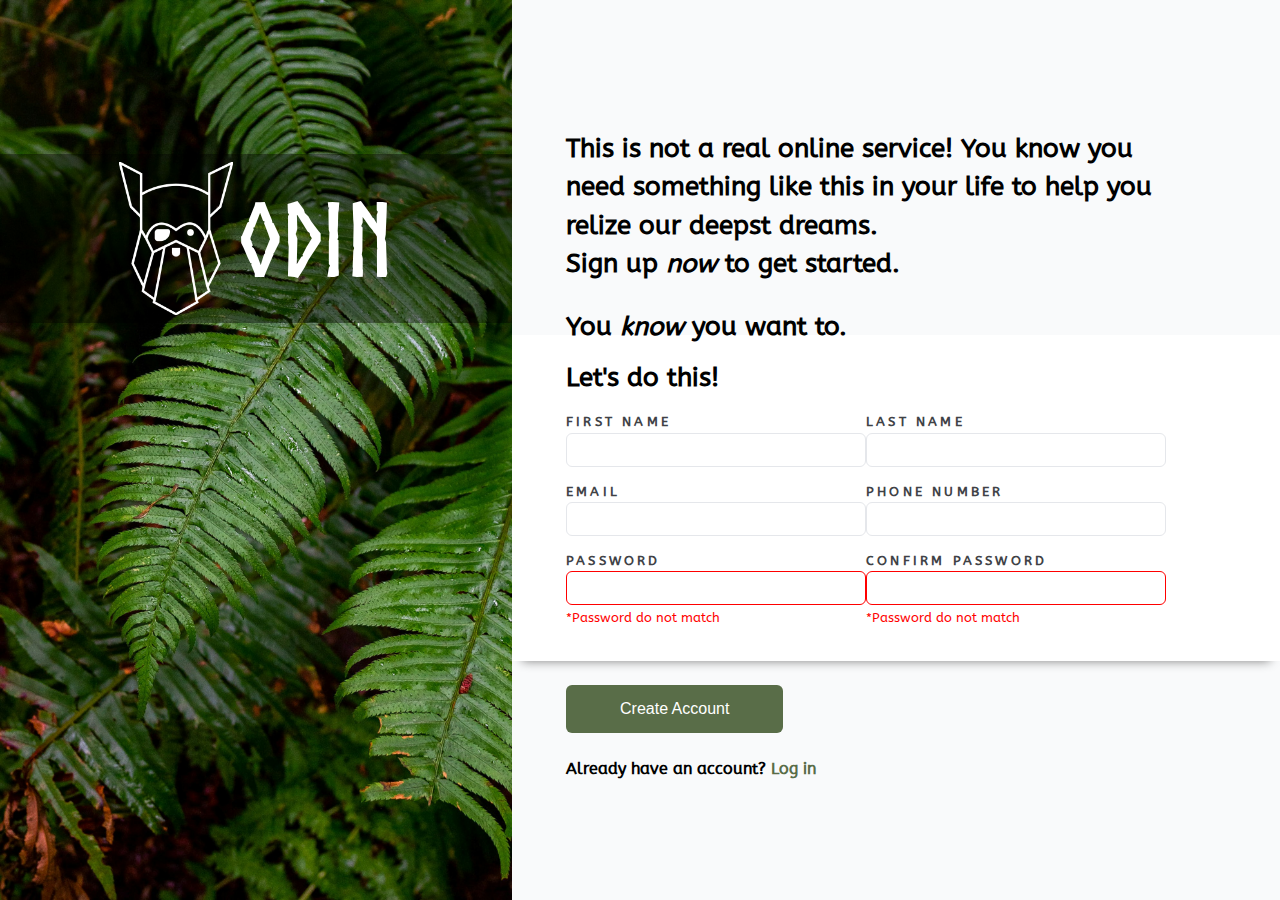
<file: index.html>
<!DOCTYPE html>
<html lang="en">

<head>
    <meta charset="UTF-8">
    <meta name="viewport" content="width=device-width, initial-scale=1.0">
    <title>Document</title>
    <link rel="stylesheet" href="style.css">
</head>

<body>
    <aside>
        <div class="logo">
            <h1>ODIN</h1>
        </div>
    </aside>
    <main>
        <div class="quotes">
            <div class="quotes-text">
                <p>This is not a real online service! You know you need something like this in your life to help you
                    relize
                    our deepst dreams. <br>Sign up <i>now</i> to get started.</p>
                <p>You <i>know</i> you want to.</p>
            </div>
        </div>

        <form id="sign-up-form" action="">
            <h2>Let's do this!</h2>

            <div class="form-row">
                <div>
                    <label for="first_name">FIRST NAME</label>
                    <input type="text" id="first_name" name="first_name">
                </div>

                <div>
                    <label for="last_name">LAST NAME</label>
                    <input type="text" id="first_name" name="first_name">
                </div>
            </div>

            <div class="form-row">
                <div>
                    <label for="email">EMAIL</label>
                    <input type="email" id="email" name="email">
                </div>

                <div>
                    <label for="phone_num">PHONE NUMBER</label>
                    <input type="tel" id="phone_num" name="phone_num">
                </div>

            </div>

            <div class="form-row">
                <div>
                    <label for="password">PASSWORD</label>
                    <input type="password" id="password" name="password" required>
                    <span></span>
                </div>

                <div>
                    <label for="confirm_password">CONFIRM PASSWORD</label>
                    <input type="password" id="confirm_password" name="confirm_password" required>
                    <span></span>
                </div>
            </div>

        </form>

        <div class="form-action">
            <button type="submit" form="sign-up-form">Create Account</button>
            <p>Already have an account? <a href="">Log in</a></p>
        </div>



    </main>
</body>

</html>
</file>
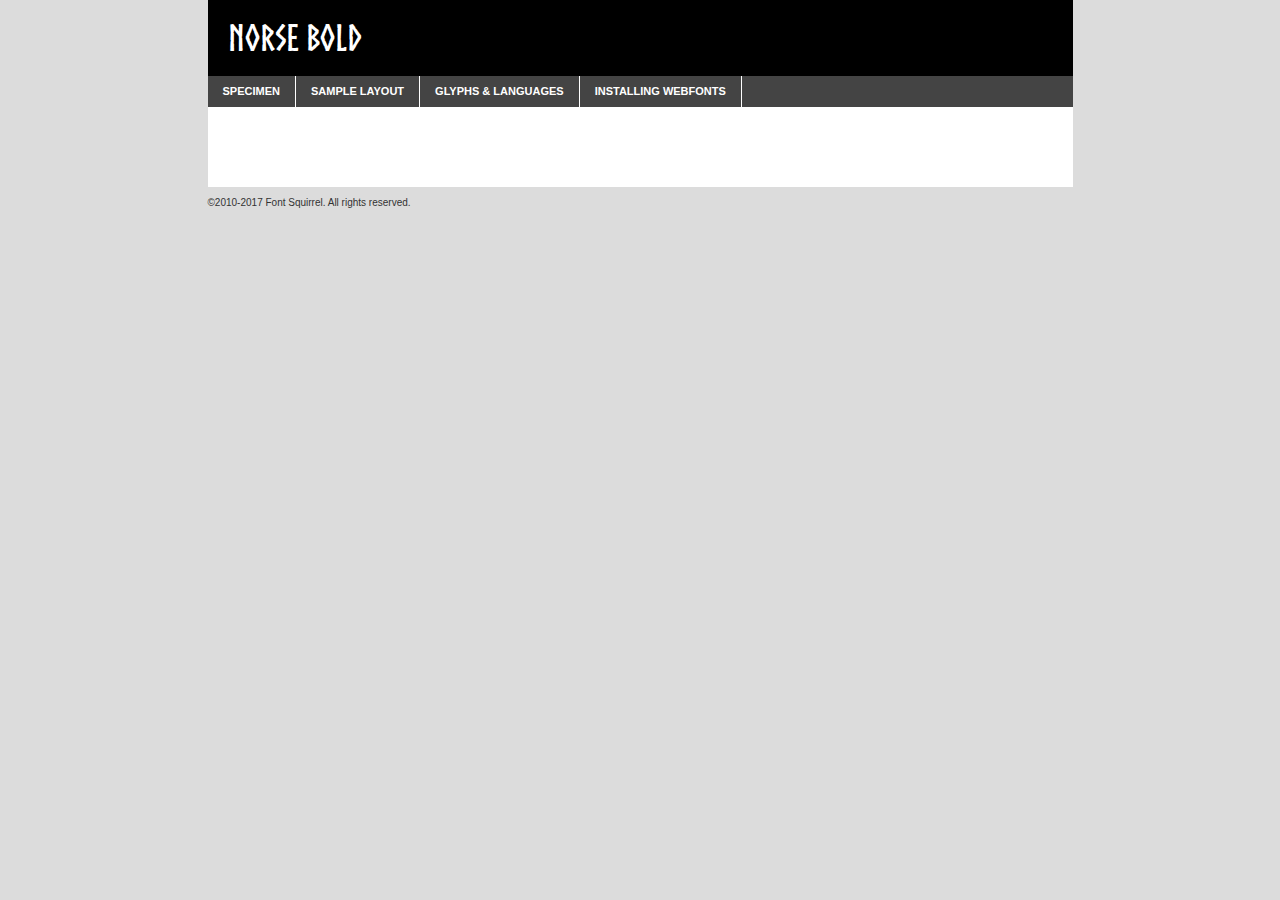
<file: fonts/norse-bold-demo.html>
<!DOCTYPE html PUBLIC "-//W3C//DTD XHTML 1.0 Transitional//EN"
        "http://www.w3.org/TR/xhtml1/DTD/xhtml1-transitional.dtd">

<html xmlns="http://www.w3.org/1999/xhtml" xml:lang="en" lang="en">
<head>
    <meta http-equiv="Content-Type" content="text/html; charset=utf-8"/>
    <script src="http://ajax.googleapis.com/ajax/libs/jquery/1.7.2/jquery.min.js" type="text/javascript" charset="utf-8"></script>
    <script type="text/javascript">
		(function($) {
			$.fn.easyTabs = function(option) {
				var param = jQuery.extend({ fadeSpeed: 'fast', defaultContent: 1, activeClass: 'active' }, option);
				$(this).each(function() {
					var thisId = '#' + this.id;
					if ( param.defaultContent == '' )
					{
						param.defaultContent = 1;
					}
					if ( typeof param.defaultContent == 'number' )
					{
						var defaultTab = $(thisId + ' .tabs li:eq(' + (param.defaultContent - 1) + ') a').attr('href').substr(1);
					}
					else
					{
						var defaultTab = param.defaultContent;
					}
					$(thisId + ' .tabs li a').each(function() {
						var tabToHide = $(this).attr('href').substr(1);
						$('#' + tabToHide).addClass('easytabs-tab-content');
					});
					hideAll();
					changeContent(defaultTab);

					function hideAll() {$(thisId + ' .easytabs-tab-content').hide();}

					function changeContent(tabId)
					{
						hideAll();
						$(thisId + ' .tabs li').removeClass(param.activeClass);
						$(thisId + ' .tabs li a[href=#' + tabId + ']').closest('li').addClass(param.activeClass);
						if ( param.fadeSpeed != 'none' )
						{
							$(thisId + ' #' + tabId).fadeIn(param.fadeSpeed);
						}
						else
						{
							$(thisId + ' #' + tabId).show();
						}
					}

					$(thisId + ' .tabs li').click(function() {
						var tabId = $(this).find('a').attr('href').substr(1);
						changeContent(tabId);
						return false;
					});
				});
			}
		})(jQuery);
    </script>
    <link rel="stylesheet" href="specimen_files/specimen_stylesheet.css" type="text/css" charset="utf-8"/>
    <link rel="stylesheet" href="stylesheet.css" type="text/css" charset="utf-8"/>

    <style type="text/css">
        		body {
			font-family: 'norsebold';
        		}

            </style>

    <title>Norse Bold Specimen</title>


    <script type="text/javascript" charset="utf-8">
		$(document).ready(function() {
			$('#container').easyTabs({ defaultContent: 1 });
		});
    </script>
</head>

<body>
<div id="container">
    <div id="header">
		Norse Bold    </div>
    <ul class="tabs">
        <li><a href="#specimen">Specimen</a></li>
        <li><a href="#layout">Sample Layout</a></li>
		        <li><a href="#glyphs">Glyphs &amp; Languages</a></li>
        <li><a href="#installing">Installing Webfonts</a></li>

    </ul>

    <div id="main_content">


        <div id="specimen">

            <div class="section">
                <div class="grid12 firstcol">
                    <div class="huge">AaBb</div>
                </div>
            </div>

            <div class="section">
                <div class="glyph_range">A&#x200B;B&#x200b;C&#x200b;D&#x200b;E&#x200b;F&#x200b;G&#x200b;H&#x200b;I&#x200b;J&#x200b;K&#x200b;L&#x200b;M&#x200b;N&#x200b;O&#x200b;P&#x200b;Q&#x200b;R&#x200b;S&#x200b;T&#x200b;U&#x200b;V&#x200b;W&#x200b;X&#x200b;Y&#x200b;Z&#x200b;a&#x200b;b&#x200b;c&#x200b;d&#x200b;e&#x200b;f&#x200b;g&#x200b;h&#x200b;i&#x200b;j&#x200b;k&#x200b;l&#x200b;m&#x200b;n&#x200b;o&#x200b;p&#x200b;q&#x200b;r&#x200b;s&#x200b;t&#x200b;u&#x200b;v&#x200b;w&#x200b;x&#x200b;y&#x200b;z&#x200b;1&#x200b;2&#x200b;3&#x200b;4&#x200b;5&#x200b;6&#x200b;7&#x200b;8&#x200b;9&#x200b;0&#x200b;&amp;&#x200b;.&#x200b;,&#x200b;?&#x200b;!&#x200b;&#64;&#x200b;(&#x200b;)&#x200b;#&#x200b;$&#x200b;%&#x200b;*&#x200b;+&#x200b;-&#x200b;=&#x200b;:&#x200b;;</div>
            </div>
            <div class="section">
                <div class="grid12 firstcol">
                    <table class="sample_table">
                        <tr>
                            <td>10</td>
                            <td class="size10">abcdefghijklmnopqrstuvwxyzABCDEFGHIJKLMNOPQRSTUVWXYZ0123456789abcdefghijklmnopqrstuvwxyzABCDEFGHIJKLMNOPQRSTUVWXYZ0123456789abcdefghijklmnopqrstuvwxyzABCDEFGHIJKLMNOPQRSTUVWXYZ</td>
                        </tr>
                        <tr>
                            <td>11</td>
                            <td class="size11">abcdefghijklmnopqrstuvwxyzABCDEFGHIJKLMNOPQRSTUVWXYZ0123456789abcdefghijklmnopqrstuvwxyzABCDEFGHIJKLMNOPQRSTUVWXYZ0123456789abcdefghijklmnopqrstuvwxyzABCDEFGHIJKLMNOPQRSTUVWXYZ</td>
                        </tr>
                        <tr>
                            <td>12</td>
                            <td class="size12">abcdefghijklmnopqrstuvwxyzABCDEFGHIJKLMNOPQRSTUVWXYZ0123456789abcdefghijklmnopqrstuvwxyzABCDEFGHIJKLMNOPQRSTUVWXYZ0123456789abcdefghijklmnopqrstuvwxyzABCDEFGHIJKLMNOPQRSTUVWXYZ</td>
                        </tr>
                        <tr>
                            <td>13</td>
                            <td class="size13">abcdefghijklmnopqrstuvwxyzABCDEFGHIJKLMNOPQRSTUVWXYZ0123456789abcdefghijklmnopqrstuvwxyzABCDEFGHIJKLMNOPQRSTUVWXYZ0123456789abcdefghijklmnopqrstuvwxyzABCDEFGHIJKLMNOPQRSTUVWXYZ</td>
                        </tr>
                        <tr>
                            <td>14</td>
                            <td class="size14">abcdefghijklmnopqrstuvwxyzABCDEFGHIJKLMNOPQRSTUVWXYZ0123456789abcdefghijklmnopqrstuvwxyzABCDEFGHIJKLMNOPQRSTUVWXYZ0123456789abcdefghijklmnopqrstuvwxyzABCDEFGHIJKLMNOPQRSTUVWXYZ</td>
                        </tr>
                        <tr>
                            <td>16</td>
                            <td class="size16">abcdefghijklmnopqrstuvwxyzABCDEFGHIJKLMNOPQRSTUVWXYZ0123456789abcdefghijklmnopqrstuvwxyzABCDEFGHIJKLMNOPQRSTUVWXYZ</td>
                        </tr>
                        <tr>
                            <td>18</td>
                            <td class="size18">abcdefghijklmnopqrstuvwxyzABCDEFGHIJKLMNOPQRSTUVWXYZ0123456789abcdefghijklmnopqrstuvwxyzABCDEFGHIJKLMNOPQRSTUVWXYZ</td>
                        </tr>
                        <tr>
                            <td>20</td>
                            <td class="size20">abcdefghijklmnopqrstuvwxyzABCDEFGHIJKLMNOPQRSTUVWXYZ0123456789abcdefghijklmnopqrstuvwxyzABCDEFGHIJKLMNOPQRSTUVWXYZ</td>
                        </tr>
                        <tr>
                            <td>24</td>
                            <td class="size24">abcdefghijklmnopqrstuvwxyzABCDEFGHIJKLMNOPQRSTUVWXYZ0123456789abcdefghijklmnopqrstuvwxyzABCDEFGHIJKLMNOPQRSTUVWXYZ</td>
                        </tr>
                        <tr>
                            <td>30</td>
                            <td class="size30">abcdefghijklmnopqrstuvwxyzABCDEFGHIJKLMNOPQRSTUVWXYZ0123456789abcdefghijklmnopqrstuvwxyzABCDEFGHIJKLMNOPQRSTUVWXYZ</td>
                        </tr>
                        <tr>
                            <td>36</td>
                            <td class="size36">abcdefghijklmnopqrstuvwxyzABCDEFGHIJKLMNOPQRSTUVWXYZ0123456789abcdefghijklmnopqrstuvwxyzABCDEFGHIJKLMNOPQRSTUVWXYZ</td>
                        </tr>
                        <tr>
                            <td>48</td>
                            <td class="size48">abcdefghijklmnopqrstuvwxyzABCDEFGHIJKLMNOPQRSTUVWXYZ0123456789abcdefghijklmnopqrstuvwxyzABCDEFGHIJKLMNOPQRSTUVWXYZ</td>
                        </tr>
                        <tr>
                            <td>60</td>
                            <td class="size60">abcdefghijklmnopqrstuvwxyzABCDEFGHIJKLMNOPQRSTUVWXYZ0123456789abcdefghijklmnopqrstuvwxyzABCDEFGHIJKLMNOPQRSTUVWXYZ</td>
                        </tr>
                        <tr>
                            <td>72</td>
                            <td class="size72">abcdefghijklmnopqrstuvwxyzABCDEFGHIJKLMNOPQRSTUVWXYZ0123456789abcdefghijklmnopqrstuvwxyzABCDEFGHIJKLMNOPQRSTUVWXYZ</td>
                        </tr>
                        <tr>
                            <td>90</td>
                            <td class="size90">abcdefghijklmnopqrstuvwxyzABCDEFGHIJKLMNOPQRSTUVWXYZ0123456789abcdefghijklmnopqrstuvwxyzABCDEFGHIJKLMNOPQRSTUVWXYZ</td>
                        </tr>
                    </table>

                </div>

            </div>


            <div class="section" id="bodycomparison">


                <div id="xheight">
                    <div class="fontbody">&#x25FC;&#x25FC;&#x25FC;&#x25FC;&#x25FC;&#x25FC;&#x25FC;&#x25FC;&#x25FC;&#x25FC;&#x25FC;&#x25FC;&#x25FC;&#x25FC;&#x25FC;&#x25FC;&#x25FC;&#x25FC;&#x25FC;&#x25FC;&#x25FC;&#x25FC;&#x25FC;&#x25FC;&#x25FC;&#x25FC;&#x25FC;&#x25FC;&#x25FC;&#x25FC;&#x25FC;&#x25FC;&#x25FC;&#x25FC;&#x25FC;&#x25FC;&#x25FC;&#x25FC;&#x25FC;&#x25FC;&#x25FC;&#x25FC;&#x25FC;&#x25FC;&#x25FC;&#x25FC;&#x25FC;&#x25FC;&#x25FC;&#x25FC;&#x25FC;&#x25FC;&#x25FC;&#x25FC;&#x25FC;&#x25FC;&#x25FC;&#x25FC;&#x25FC;&#x25FC;&#x25FC;&#x25FC;&#x25FC;&#x25FC;&#x25FC;&#x25FC;&#x25FC;&#x25FC;&#x25FC;&#x25FC;&#x25FC;&#x25FC;&#x25FC;&#x25FC;&#x25FC;&#x25FC;&#x25FC;&#x25FC;&#x25FC;&#x25FC;&#x25FC;&#x25FC;&#x25FC;&#x25FC;&#x25FC;&#x25FC;&#x25FC;&#x25FC;&#x25FC;&#x25FC;&#x25FC;&#x25FC;&#x25FC;&#x25FC;&#x25FC;&#x25FC;&#x25FC;&#x25FC;&#x25FC;body</div>
                    <div class="arialbody">body</div>
                    <div class="verdanabody">body</div>
                    <div class="georgiabody">body</div>
                </div>
                <div class="fontbody" style="z-index:1">
                    body<span>Norse Bold</span>
                </div>
                <div class="arialbody" style="z-index:1">
                    body<span>Arial</span>
                </div>
                <div class="verdanabody" style="z-index:1">
                    body<span>Verdana</span>
                </div>
                <div class="georgiabody" style="z-index:1">
                    body<span>Georgia</span>
                </div>


            </div>


            <div class="section psample psample_row1" id="">

                <div class="grid2 firstcol">
                    <p class="size10"><span>10.</span>Aenean lacinia bibendum nulla sed consectetur. Fusce dapibus, tellus ac cursus commodo, tortor mauris condimentum nibh, ut fermentum massa justo sit amet risus. Nullam id dolor id nibh ultricies vehicula ut id elit. Cum sociis natoque penatibus et magnis dis parturient montes, nascetur ridiculus mus. Nulla vitae elit libero, a pharetra augue.</p>

                </div>
                <div class="grid3">
                    <p class="size11"><span>11.</span>Aenean lacinia bibendum nulla sed consectetur. Fusce dapibus, tellus ac cursus commodo, tortor mauris condimentum nibh, ut fermentum massa justo sit amet risus. Nullam id dolor id nibh ultricies vehicula ut id elit. Cum sociis natoque penatibus et magnis dis parturient montes, nascetur ridiculus mus. Nulla vitae elit libero, a pharetra augue.</p>

                </div>
                <div class="grid3">
                    <p class="size12"><span>12.</span>Aenean lacinia bibendum nulla sed consectetur. Fusce dapibus, tellus ac cursus commodo, tortor mauris condimentum nibh, ut fermentum massa justo sit amet risus. Nullam id dolor id nibh ultricies vehicula ut id elit. Cum sociis natoque penatibus et magnis dis parturient montes, nascetur ridiculus mus. Nulla vitae elit libero, a pharetra augue.</p>

                </div>
                <div class="grid4">
                    <p class="size13"><span>13.</span>Aenean lacinia bibendum nulla sed consectetur. Fusce dapibus, tellus ac cursus commodo, tortor mauris condimentum nibh, ut fermentum massa justo sit amet risus. Nullam id dolor id nibh ultricies vehicula ut id elit. Cum sociis natoque penatibus et magnis dis parturient montes, nascetur ridiculus mus. Nulla vitae elit libero, a pharetra augue.</p>

                </div>
                <div class="white_blend"></div>

            </div>
            <div class="section psample psample_row2" id="">
                <div class="grid3 firstcol">
                    <p class="size14"><span>14.</span>Aenean lacinia bibendum nulla sed consectetur. Fusce dapibus, tellus ac cursus commodo, tortor mauris condimentum nibh, ut fermentum massa justo sit amet risus. Nullam id dolor id nibh ultricies vehicula ut id elit. Cum sociis natoque penatibus et magnis dis parturient montes, nascetur ridiculus mus. Nulla vitae elit libero, a pharetra augue.</p>

                </div>
                <div class="grid4">
                    <p class="size16"><span>16.</span>Aenean lacinia bibendum nulla sed consectetur. Fusce dapibus, tellus ac cursus commodo, tortor mauris condimentum nibh, ut fermentum massa justo sit amet risus. Nullam id dolor id nibh ultricies vehicula ut id elit. Cum sociis natoque penatibus et magnis dis parturient montes, nascetur ridiculus mus. Nulla vitae elit libero, a pharetra augue.</p>

                </div>
                <div class="grid5">
                    <p class="size18"><span>18.</span>Aenean lacinia bibendum nulla sed consectetur. Fusce dapibus, tellus ac cursus commodo, tortor mauris condimentum nibh, ut fermentum massa justo sit amet risus. Nullam id dolor id nibh ultricies vehicula ut id elit. Cum sociis natoque penatibus et magnis dis parturient montes, nascetur ridiculus mus. Nulla vitae elit libero, a pharetra augue.</p>

                </div>

                <div class="white_blend"></div>

            </div>

            <div class="section psample psample_row3" id="">
                <div class="grid5 firstcol">
                    <p class="size20"><span>20.</span>Aenean lacinia bibendum nulla sed consectetur. Fusce dapibus, tellus ac cursus commodo, tortor mauris condimentum nibh, ut fermentum massa justo sit amet risus. Nullam id dolor id nibh ultricies vehicula ut id elit. Cum sociis natoque penatibus et magnis dis parturient montes, nascetur ridiculus mus. Nulla vitae elit libero, a pharetra augue.</p>
                </div>
                <div class="grid7">
                    <p class="size24"><span>24.</span>Aenean lacinia bibendum nulla sed consectetur. Fusce dapibus, tellus ac cursus commodo, tortor mauris condimentum nibh, ut fermentum massa justo sit amet risus. Nullam id dolor id nibh ultricies vehicula ut id elit. Cum sociis natoque penatibus et magnis dis parturient montes, nascetur ridiculus mus. Nulla vitae elit libero, a pharetra augue.</p>
                </div>

                <div class="white_blend"></div>

            </div>

            <div class="section psample psample_row4" id="">
                <div class="grid12 firstcol">
                    <p class="size30"><span>30.</span>Aenean lacinia bibendum nulla sed consectetur. Fusce dapibus, tellus ac cursus commodo, tortor mauris condimentum nibh, ut fermentum massa justo sit amet risus. Nullam id dolor id nibh ultricies vehicula ut id elit. Cum sociis natoque penatibus et magnis dis parturient montes, nascetur ridiculus mus. Nulla vitae elit libero, a pharetra augue.</p>
                </div>
                <div class="white_blend"></div>

            </div>


            <div class="section psample psample_row1 fullreverse">
                <div class="grid2 firstcol">
                    <p class="size10"><span>10.</span>Aenean lacinia bibendum nulla sed consectetur. Fusce dapibus, tellus ac cursus commodo, tortor mauris condimentum nibh, ut fermentum massa justo sit amet risus. Nullam id dolor id nibh ultricies vehicula ut id elit. Cum sociis natoque penatibus et magnis dis parturient montes, nascetur ridiculus mus. Nulla vitae elit libero, a pharetra augue.</p>

                </div>
                <div class="grid3">
                    <p class="size11"><span>11.</span>Aenean lacinia bibendum nulla sed consectetur. Fusce dapibus, tellus ac cursus commodo, tortor mauris condimentum nibh, ut fermentum massa justo sit amet risus. Nullam id dolor id nibh ultricies vehicula ut id elit. Cum sociis natoque penatibus et magnis dis parturient montes, nascetur ridiculus mus. Nulla vitae elit libero, a pharetra augue.</p>

                </div>
                <div class="grid3">
                    <p class="size12"><span>12.</span>Aenean lacinia bibendum nulla sed consectetur. Fusce dapibus, tellus ac cursus commodo, tortor mauris condimentum nibh, ut fermentum massa justo sit amet risus. Nullam id dolor id nibh ultricies vehicula ut id elit. Cum sociis natoque penatibus et magnis dis parturient montes, nascetur ridiculus mus. Nulla vitae elit libero, a pharetra augue.</p>

                </div>
                <div class="grid4">
                    <p class="size13"><span>13.</span>Aenean lacinia bibendum nulla sed consectetur. Fusce dapibus, tellus ac cursus commodo, tortor mauris condimentum nibh, ut fermentum massa justo sit amet risus. Nullam id dolor id nibh ultricies vehicula ut id elit. Cum sociis natoque penatibus et magnis dis parturient montes, nascetur ridiculus mus. Nulla vitae elit libero, a pharetra augue.</p>

                </div>
                <div class="black_blend"></div>

            </div>

            <div class="section psample psample_row2 fullreverse">
                <div class="grid3 firstcol">
                    <p class="size14"><span>14.</span>Aenean lacinia bibendum nulla sed consectetur. Fusce dapibus, tellus ac cursus commodo, tortor mauris condimentum nibh, ut fermentum massa justo sit amet risus. Nullam id dolor id nibh ultricies vehicula ut id elit. Cum sociis natoque penatibus et magnis dis parturient montes, nascetur ridiculus mus. Nulla vitae elit libero, a pharetra augue.</p>

                </div>
                <div class="grid4">
                    <p class="size16"><span>16.</span>Aenean lacinia bibendum nulla sed consectetur. Fusce dapibus, tellus ac cursus commodo, tortor mauris condimentum nibh, ut fermentum massa justo sit amet risus. Nullam id dolor id nibh ultricies vehicula ut id elit. Cum sociis natoque penatibus et magnis dis parturient montes, nascetur ridiculus mus. Nulla vitae elit libero, a pharetra augue.</p>

                </div>
                <div class="grid5">
                    <p class="size18"><span>18.</span>Aenean lacinia bibendum nulla sed consectetur. Fusce dapibus, tellus ac cursus commodo, tortor mauris condimentum nibh, ut fermentum massa justo sit amet risus. Nullam id dolor id nibh ultricies vehicula ut id elit. Cum sociis natoque penatibus et magnis dis parturient montes, nascetur ridiculus mus. Nulla vitae elit libero, a pharetra augue.</p>

                </div>
                <div class="black_blend"></div>

            </div>

            <div class="section psample fullreverse psample_row3" id="">
                <div class="grid5 firstcol">
                    <p class="size20"><span>20.</span>Aenean lacinia bibendum nulla sed consectetur. Fusce dapibus, tellus ac cursus commodo, tortor mauris condimentum nibh, ut fermentum massa justo sit amet risus. Nullam id dolor id nibh ultricies vehicula ut id elit. Cum sociis natoque penatibus et magnis dis parturient montes, nascetur ridiculus mus. Nulla vitae elit libero, a pharetra augue.</p>
                </div>
                <div class="grid7">
                    <p class="size24"><span>24.</span>Aenean lacinia bibendum nulla sed consectetur. Fusce dapibus, tellus ac cursus commodo, tortor mauris condimentum nibh, ut fermentum massa justo sit amet risus. Nullam id dolor id nibh ultricies vehicula ut id elit. Cum sociis natoque penatibus et magnis dis parturient montes, nascetur ridiculus mus. Nulla vitae elit libero, a pharetra augue.</p>
                </div>

                <div class="black_blend"></div>

            </div>

            <div class="section psample fullreverse psample_row4" id="" style="border-bottom: 20px #000 solid;">
                <div class="grid12 firstcol">
                    <p class="size30"><span>30.</span>Aenean lacinia bibendum nulla sed consectetur. Fusce dapibus, tellus ac cursus commodo, tortor mauris condimentum nibh, ut fermentum massa justo sit amet risus. Nullam id dolor id nibh ultricies vehicula ut id elit. Cum sociis natoque penatibus et magnis dis parturient montes, nascetur ridiculus mus. Nulla vitae elit libero, a pharetra augue.</p>
                </div>
                <div class="black_blend"></div>

            </div>


        </div>

        <div id="layout">

            <div class="section">

                <div class="grid12 firstcol">
                    <h1>Lorem Ipsum Dolor</h1>
                    <h2>Etiam porta sem malesuada magna mollis euismod</h2>

                    <p class="byline">By <a href="#link">Aenean Lacinia</a></p>
                </div>
            </div>
            <div class="section">
                <div class="grid8 firstcol">
                    <p class="large">Donec sed odio dui. Morbi leo risus, porta ac consectetur ac, vestibulum at eros. Fusce dapibus, tellus ac cursus commodo, tortor mauris condimentum nibh, ut fermentum massa justo sit amet risus. </p>


                    <h3>Pellentesque ornare sem</h3>

                    <p>Maecenas sed diam eget risus varius blandit sit amet non magna. Maecenas faucibus mollis interdum. Donec ullamcorper nulla non metus auctor fringilla. Nullam id dolor id nibh ultricies vehicula ut id elit. Nullam id dolor id nibh ultricies vehicula ut id elit. </p>

                    <p>Aenean eu leo quam. Pellentesque ornare sem lacinia quam venenatis vestibulum. Lorem ipsum dolor sit amet, consectetur adipiscing elit. Cum sociis natoque penatibus et magnis dis parturient montes, nascetur ridiculus mus. </p>

                    <p>Nulla vitae elit libero, a pharetra augue. Praesent commodo cursus magna, vel scelerisque nisl consectetur et. Aenean lacinia bibendum nulla sed consectetur. </p>

                    <p>Nullam quis risus eget urna mollis ornare vel eu leo. Nullam quis risus eget urna mollis ornare vel eu leo. Maecenas sed diam eget risus varius blandit sit amet non magna. Donec ullamcorper nulla non metus auctor fringilla. </p>

                    <h3>Cras mattis consectetur</h3>

                    <p>Aenean eu leo quam. Pellentesque ornare sem lacinia quam venenatis vestibulum. Aenean lacinia bibendum nulla sed consectetur. Integer posuere erat a ante venenatis dapibus posuere velit aliquet. Cras mattis consectetur purus sit amet fermentum. </p>

                    <p>Nullam id dolor id nibh ultricies vehicula ut id elit. Nullam quis risus eget urna mollis ornare vel eu leo. Cras mattis consectetur purus sit amet fermentum.</p>
                </div>

                <div class="grid4 sidebar">

                    <div class="box reverse">
                        <p class="last">Nullam quis risus eget urna mollis ornare vel eu leo. Donec ullamcorper nulla non metus auctor fringilla. Cras mattis consectetur purus sit amet fermentum. Sed posuere consectetur est at lobortis. Lorem ipsum dolor sit amet, consectetur adipiscing elit. </p>
                    </div>

                    <p class="caption">Maecenas sed diam eget risus varius.</p>

                    <p>Vestibulum id ligula porta felis euismod semper. Integer posuere erat a ante venenatis dapibus posuere velit aliquet. Vestibulum id ligula porta felis euismod semper. Sed posuere consectetur est at lobortis. Maecenas sed diam eget risus varius blandit sit amet non magna. Fusce dapibus, tellus ac cursus commodo, tortor mauris condimentum nibh, ut fermentum massa justo sit amet risus. </p>


                    <p>Duis mollis, est non commodo luctus, nisi erat porttitor ligula, eget lacinia odio sem nec elit. Aenean lacinia bibendum nulla sed consectetur. Vivamus sagittis lacus vel augue laoreet rutrum faucibus dolor auctor. Aenean lacinia bibendum nulla sed consectetur. Nullam quis risus eget urna mollis ornare vel eu leo. </p>

                    <p>Praesent commodo cursus magna, vel scelerisque nisl consectetur et. Donec ullamcorper nulla non metus auctor fringilla. Maecenas faucibus mollis interdum. Fusce dapibus, tellus ac cursus commodo, tortor mauris condimentum nibh, ut fermentum massa justo sit amet risus. </p>

                </div>
            </div>

        </div>


		

        <div id="glyphs">
            <div class="section">
                <div class="grid12 firstcol">

                    <h1>Language Support</h1>
                    <p>The subset of Norse Bold in this kit supports the following languages:<br/>

						Albanian, Basque, Breton, Chamorro, Danish, Dutch, English, Faroese, Finnish, French, Frisian, Galician, German, Icelandic, Italian, Malagasy, Norwegian, Portuguese, Spanish, Alsatian, Aragonese, Arapaho, Arrernte, Asturian, Aymara, Bislama, Cebuano, Corsican, Fijian, French_creole, Genoese, Gilbertese, Greenlandic, Haitian_creole, Hiligaynon, Hmong, Hopi, Ibanag, Iloko_ilokano, Indonesian, Interglossa_glosa, Interlingua, Irish_gaelic, Jerriais, Lojban, Lombard, Luxembourgeois, Manx, Mohawk, Norfolk_pitcairnese, Occitan, Oromo, Pangasinan, Papiamento, Piedmontese, Potawatomi, Rhaeto-romance, Romansh, Rotokas, Sami_lule, Samoan, Sardinian, Scots_gaelic, Seychelles_creole, Shona, Sicilian, Somali, Southern_ndebele, Swahili, Swati_swazi, Tagalog_filipino_pilipino, Tetum, Tok_pisin, Uyghur_latinized, Volapuk, Walloon, Warlpiri, Xhosa, Yapese, Zulu, Latinbasic, Ubasic, Demo                    </p>
                    <h1>Glyph Chart</h1>
                    <p>The subset of Norse Bold in this kit includes all the glyphs listed below. Unicode entities are included above each glyph to help you insert individual characters into your layout.</p>
                    <div id="glyph_chart">

																																	                                <div><p>&amp;#13;</p>&#13;</div>
																				                                <div><p>&amp;#32;</p>&#32;</div>
																				                                <div><p>&amp;#33;</p>&#33;</div>
																				                                <div><p>&amp;#34;</p>&#34;</div>
																				                                <div><p>&amp;#35;</p>&#35;</div>
																				                                <div><p>&amp;#36;</p>&#36;</div>
																				                                <div><p>&amp;#37;</p>&#37;</div>
																				                                <div><p>&amp;#38;</p>&#38;</div>
																				                                <div><p>&amp;#39;</p>&#39;</div>
																				                                <div><p>&amp;#40;</p>&#40;</div>
																				                                <div><p>&amp;#41;</p>&#41;</div>
																				                                <div><p>&amp;#42;</p>&#42;</div>
																				                                <div><p>&amp;#43;</p>&#43;</div>
																				                                <div><p>&amp;#44;</p>&#44;</div>
																				                                <div><p>&amp;#45;</p>&#45;</div>
																				                                <div><p>&amp;#46;</p>&#46;</div>
																				                                <div><p>&amp;#47;</p>&#47;</div>
																				                                <div><p>&amp;#48;</p>&#48;</div>
																				                                <div><p>&amp;#49;</p>&#49;</div>
																				                                <div><p>&amp;#50;</p>&#50;</div>
																				                                <div><p>&amp;#51;</p>&#51;</div>
																				                                <div><p>&amp;#52;</p>&#52;</div>
																				                                <div><p>&amp;#53;</p>&#53;</div>
																				                                <div><p>&amp;#54;</p>&#54;</div>
																				                                <div><p>&amp;#55;</p>&#55;</div>
																				                                <div><p>&amp;#56;</p>&#56;</div>
																				                                <div><p>&amp;#57;</p>&#57;</div>
																				                                <div><p>&amp;#58;</p>&#58;</div>
																				                                <div><p>&amp;#59;</p>&#59;</div>
																				                                <div><p>&amp;#60;</p>&#60;</div>
																				                                <div><p>&amp;#61;</p>&#61;</div>
																				                                <div><p>&amp;#62;</p>&#62;</div>
																				                                <div><p>&amp;#63;</p>&#63;</div>
																				                                <div><p>&amp;#64;</p>&#64;</div>
																				                                <div><p>&amp;#65;</p>&#65;</div>
																				                                <div><p>&amp;#66;</p>&#66;</div>
																				                                <div><p>&amp;#67;</p>&#67;</div>
																				                                <div><p>&amp;#68;</p>&#68;</div>
																				                                <div><p>&amp;#69;</p>&#69;</div>
																				                                <div><p>&amp;#70;</p>&#70;</div>
																				                                <div><p>&amp;#71;</p>&#71;</div>
																				                                <div><p>&amp;#72;</p>&#72;</div>
																				                                <div><p>&amp;#73;</p>&#73;</div>
																				                                <div><p>&amp;#74;</p>&#74;</div>
																				                                <div><p>&amp;#75;</p>&#75;</div>
																				                                <div><p>&amp;#76;</p>&#76;</div>
																				                                <div><p>&amp;#77;</p>&#77;</div>
																				                                <div><p>&amp;#78;</p>&#78;</div>
																				                                <div><p>&amp;#79;</p>&#79;</div>
																				                                <div><p>&amp;#80;</p>&#80;</div>
																				                                <div><p>&amp;#81;</p>&#81;</div>
																				                                <div><p>&amp;#82;</p>&#82;</div>
																				                                <div><p>&amp;#83;</p>&#83;</div>
																				                                <div><p>&amp;#84;</p>&#84;</div>
																				                                <div><p>&amp;#85;</p>&#85;</div>
																				                                <div><p>&amp;#86;</p>&#86;</div>
																				                                <div><p>&amp;#87;</p>&#87;</div>
																				                                <div><p>&amp;#88;</p>&#88;</div>
																				                                <div><p>&amp;#89;</p>&#89;</div>
																				                                <div><p>&amp;#90;</p>&#90;</div>
																				                                <div><p>&amp;#91;</p>&#91;</div>
																				                                <div><p>&amp;#92;</p>&#92;</div>
																				                                <div><p>&amp;#93;</p>&#93;</div>
																				                                <div><p>&amp;#94;</p>&#94;</div>
																				                                <div><p>&amp;#95;</p>&#95;</div>
																				                                <div><p>&amp;#96;</p>&#96;</div>
																				                                <div><p>&amp;#97;</p>&#97;</div>
																				                                <div><p>&amp;#98;</p>&#98;</div>
																				                                <div><p>&amp;#99;</p>&#99;</div>
																				                                <div><p>&amp;#100;</p>&#100;</div>
																				                                <div><p>&amp;#101;</p>&#101;</div>
																				                                <div><p>&amp;#102;</p>&#102;</div>
																				                                <div><p>&amp;#103;</p>&#103;</div>
																				                                <div><p>&amp;#104;</p>&#104;</div>
																				                                <div><p>&amp;#105;</p>&#105;</div>
																				                                <div><p>&amp;#106;</p>&#106;</div>
																				                                <div><p>&amp;#107;</p>&#107;</div>
																				                                <div><p>&amp;#108;</p>&#108;</div>
																				                                <div><p>&amp;#109;</p>&#109;</div>
																				                                <div><p>&amp;#110;</p>&#110;</div>
																				                                <div><p>&amp;#111;</p>&#111;</div>
																				                                <div><p>&amp;#112;</p>&#112;</div>
																				                                <div><p>&amp;#113;</p>&#113;</div>
																				                                <div><p>&amp;#114;</p>&#114;</div>
																				                                <div><p>&amp;#115;</p>&#115;</div>
																				                                <div><p>&amp;#116;</p>&#116;</div>
																				                                <div><p>&amp;#117;</p>&#117;</div>
																				                                <div><p>&amp;#118;</p>&#118;</div>
																				                                <div><p>&amp;#119;</p>&#119;</div>
																				                                <div><p>&amp;#120;</p>&#120;</div>
																				                                <div><p>&amp;#121;</p>&#121;</div>
																				                                <div><p>&amp;#122;</p>&#122;</div>
																				                                <div><p>&amp;#123;</p>&#123;</div>
																				                                <div><p>&amp;#124;</p>&#124;</div>
																				                                <div><p>&amp;#125;</p>&#125;</div>
																				                                <div><p>&amp;#126;</p>&#126;</div>
																				                                <div><p>&amp;#160;</p>&#160;</div>
																				                                <div><p>&amp;#161;</p>&#161;</div>
																				                                <div><p>&amp;#162;</p>&#162;</div>
																				                                <div><p>&amp;#163;</p>&#163;</div>
																				                                <div><p>&amp;#164;</p>&#164;</div>
																				                                <div><p>&amp;#165;</p>&#165;</div>
																				                                <div><p>&amp;#166;</p>&#166;</div>
																				                                <div><p>&amp;#167;</p>&#167;</div>
																				                                <div><p>&amp;#168;</p>&#168;</div>
																				                                <div><p>&amp;#169;</p>&#169;</div>
																				                                <div><p>&amp;#170;</p>&#170;</div>
																				                                <div><p>&amp;#171;</p>&#171;</div>
																				                                <div><p>&amp;#172;</p>&#172;</div>
																				                                <div><p>&amp;#173;</p>&#173;</div>
																				                                <div><p>&amp;#174;</p>&#174;</div>
																				                                <div><p>&amp;#176;</p>&#176;</div>
																				                                <div><p>&amp;#177;</p>&#177;</div>
																				                                <div><p>&amp;#178;</p>&#178;</div>
																				                                <div><p>&amp;#179;</p>&#179;</div>
																				                                <div><p>&amp;#180;</p>&#180;</div>
																				                                <div><p>&amp;#181;</p>&#181;</div>
																				                                <div><p>&amp;#182;</p>&#182;</div>
																				                                <div><p>&amp;#183;</p>&#183;</div>
																				                                <div><p>&amp;#184;</p>&#184;</div>
																				                                <div><p>&amp;#185;</p>&#185;</div>
																				                                <div><p>&amp;#186;</p>&#186;</div>
																				                                <div><p>&amp;#187;</p>&#187;</div>
																				                                <div><p>&amp;#188;</p>&#188;</div>
																				                                <div><p>&amp;#189;</p>&#189;</div>
																				                                <div><p>&amp;#190;</p>&#190;</div>
																				                                <div><p>&amp;#191;</p>&#191;</div>
																				                                <div><p>&amp;#192;</p>&#192;</div>
																				                                <div><p>&amp;#193;</p>&#193;</div>
																				                                <div><p>&amp;#194;</p>&#194;</div>
																				                                <div><p>&amp;#195;</p>&#195;</div>
																				                                <div><p>&amp;#196;</p>&#196;</div>
																				                                <div><p>&amp;#197;</p>&#197;</div>
																				                                <div><p>&amp;#198;</p>&#198;</div>
																				                                <div><p>&amp;#199;</p>&#199;</div>
																				                                <div><p>&amp;#200;</p>&#200;</div>
																				                                <div><p>&amp;#201;</p>&#201;</div>
																				                                <div><p>&amp;#202;</p>&#202;</div>
																				                                <div><p>&amp;#203;</p>&#203;</div>
																				                                <div><p>&amp;#204;</p>&#204;</div>
																				                                <div><p>&amp;#205;</p>&#205;</div>
																				                                <div><p>&amp;#206;</p>&#206;</div>
																				                                <div><p>&amp;#207;</p>&#207;</div>
																				                                <div><p>&amp;#208;</p>&#208;</div>
																				                                <div><p>&amp;#209;</p>&#209;</div>
																				                                <div><p>&amp;#210;</p>&#210;</div>
																				                                <div><p>&amp;#211;</p>&#211;</div>
																				                                <div><p>&amp;#212;</p>&#212;</div>
																				                                <div><p>&amp;#213;</p>&#213;</div>
																				                                <div><p>&amp;#214;</p>&#214;</div>
																				                                <div><p>&amp;#215;</p>&#215;</div>
																				                                <div><p>&amp;#216;</p>&#216;</div>
																				                                <div><p>&amp;#217;</p>&#217;</div>
																				                                <div><p>&amp;#218;</p>&#218;</div>
																				                                <div><p>&amp;#219;</p>&#219;</div>
																				                                <div><p>&amp;#220;</p>&#220;</div>
																				                                <div><p>&amp;#221;</p>&#221;</div>
																				                                <div><p>&amp;#222;</p>&#222;</div>
																				                                <div><p>&amp;#223;</p>&#223;</div>
																				                                <div><p>&amp;#224;</p>&#224;</div>
																				                                <div><p>&amp;#225;</p>&#225;</div>
																				                                <div><p>&amp;#226;</p>&#226;</div>
																				                                <div><p>&amp;#227;</p>&#227;</div>
																				                                <div><p>&amp;#228;</p>&#228;</div>
																				                                <div><p>&amp;#229;</p>&#229;</div>
																				                                <div><p>&amp;#230;</p>&#230;</div>
																				                                <div><p>&amp;#231;</p>&#231;</div>
																				                                <div><p>&amp;#232;</p>&#232;</div>
																				                                <div><p>&amp;#233;</p>&#233;</div>
																				                                <div><p>&amp;#234;</p>&#234;</div>
																				                                <div><p>&amp;#235;</p>&#235;</div>
																				                                <div><p>&amp;#236;</p>&#236;</div>
																				                                <div><p>&amp;#237;</p>&#237;</div>
																				                                <div><p>&amp;#238;</p>&#238;</div>
																				                                <div><p>&amp;#239;</p>&#239;</div>
																				                                <div><p>&amp;#240;</p>&#240;</div>
																				                                <div><p>&amp;#241;</p>&#241;</div>
																				                                <div><p>&amp;#242;</p>&#242;</div>
																				                                <div><p>&amp;#243;</p>&#243;</div>
																				                                <div><p>&amp;#244;</p>&#244;</div>
																				                                <div><p>&amp;#245;</p>&#245;</div>
																				                                <div><p>&amp;#246;</p>&#246;</div>
																				                                <div><p>&amp;#247;</p>&#247;</div>
																				                                <div><p>&amp;#248;</p>&#248;</div>
																				                                <div><p>&amp;#249;</p>&#249;</div>
																				                                <div><p>&amp;#250;</p>&#250;</div>
																				                                <div><p>&amp;#251;</p>&#251;</div>
																				                                <div><p>&amp;#252;</p>&#252;</div>
																				                                <div><p>&amp;#253;</p>&#253;</div>
																				                                <div><p>&amp;#254;</p>&#254;</div>
																				                                <div><p>&amp;#255;</p>&#255;</div>
																				                                <div><p>&amp;#338;</p>&#338;</div>
																				                                <div><p>&amp;#339;</p>&#339;</div>
																				                                <div><p>&amp;#376;</p>&#376;</div>
																				                                <div><p>&amp;#710;</p>&#710;</div>
																				                                <div><p>&amp;#732;</p>&#732;</div>
																				                                <div><p>&amp;#8192;</p>&#8192;</div>
																				                                <div><p>&amp;#8193;</p>&#8193;</div>
																				                                <div><p>&amp;#8194;</p>&#8194;</div>
																				                                <div><p>&amp;#8195;</p>&#8195;</div>
																				                                <div><p>&amp;#8196;</p>&#8196;</div>
																				                                <div><p>&amp;#8197;</p>&#8197;</div>
																				                                <div><p>&amp;#8198;</p>&#8198;</div>
																				                                <div><p>&amp;#8199;</p>&#8199;</div>
																				                                <div><p>&amp;#8200;</p>&#8200;</div>
																				                                <div><p>&amp;#8201;</p>&#8201;</div>
																				                                <div><p>&amp;#8202;</p>&#8202;</div>
																				                                <div><p>&amp;#8208;</p>&#8208;</div>
																				                                <div><p>&amp;#8209;</p>&#8209;</div>
																				                                <div><p>&amp;#8210;</p>&#8210;</div>
																				                                <div><p>&amp;#8211;</p>&#8211;</div>
																				                                <div><p>&amp;#8212;</p>&#8212;</div>
																				                                <div><p>&amp;#8216;</p>&#8216;</div>
																				                                <div><p>&amp;#8217;</p>&#8217;</div>
																				                                <div><p>&amp;#8218;</p>&#8218;</div>
																				                                <div><p>&amp;#8220;</p>&#8220;</div>
																				                                <div><p>&amp;#8221;</p>&#8221;</div>
																				                                <div><p>&amp;#8222;</p>&#8222;</div>
																				                                <div><p>&amp;#8226;</p>&#8226;</div>
																				                                <div><p>&amp;#8230;</p>&#8230;</div>
																				                                <div><p>&amp;#8239;</p>&#8239;</div>
																				                                <div><p>&amp;#8249;</p>&#8249;</div>
																				                                <div><p>&amp;#8250;</p>&#8250;</div>
																				                                <div><p>&amp;#8287;</p>&#8287;</div>
																				                                <div><p>&amp;#8364;</p>&#8364;</div>
																				                                <div><p>&amp;#8482;</p>&#8482;</div>
																				                                <div><p>&amp;#9724;</p>&#9724;</div>
																				                                <div><p>&amp;#64257;</p>&#64257;</div>
																				                                <div><p>&amp;#64258;</p>&#64258;</div>
																																																										                    </div>
                </div>


            </div>
        </div>


        <div id="specs">

        </div>

        <div id="installing">
            <div class="section">
                <div class="grid7 firstcol">
                    <h1>Installing Webfonts</h1>

                    <p>Webfonts are supported by all major browser platforms but not all in the same way. There are currently four different font formats that must be included in order to target all browsers. This includes TTF, WOFF, EOT and SVG.</p>

                    <h2>1. Upload your webfonts</h2>
                    <p>You must upload your webfont kit to your website. They should be in or near the same directory as your CSS files.</p>

                    <h2>2. Include the webfont stylesheet</h2>
                    <p>A special CSS @font-face declaration helps the various browsers select the appropriate font it needs without causing you a bunch of headaches. Learn more about this syntax by reading the <a href="https://www.fontspring.com/blog/further-hardening-of-the-bulletproof-syntax">Fontspring blog post</a> about it. The code for it is as follows:</p>


                    <code>
                        @font-face{
                        font-family: 'MyWebFont';
                        src: url('WebFont.eot');
                        src: url('WebFont.eot?#iefix') format('embedded-opentype'),
                        url('WebFont.woff') format('woff'),
                        url('WebFont.ttf') format('truetype'),
                        url('WebFont.svg#webfont') format('svg');
                        }
                    </code>

                    <p>We've already gone ahead and generated the code for you. All you have to do is link to the stylesheet in your HTML, like this:</p>
                    <code>&lt;link rel=&quot;stylesheet&quot; href=&quot;stylesheet.css&quot; type=&quot;text/css&quot; charset=&quot;utf-8&quot; /&gt;</code>

                    <h2>3. Modify your own stylesheet</h2>
                    <p>To take advantage of your new fonts, you must tell your stylesheet to use them. Look at the original @font-face declaration above and find the property called "font-family." The name linked there will be what you use to reference the font. Prepend that webfont name to the font stack in the "font-family" property, inside the selector you want to change. For example:</p>
                    <code>p { font-family: 'WebFont', Arial, sans-serif; }</code>

                    <h2>4. Test</h2>
                    <p>Getting webfonts to work cross-browser <em>can</em> be tricky. Use the information in the sidebar to help you if you find that fonts aren't loading in a particular browser.</p>
                </div>

                <div class="grid5 sidebar">
                    <div class="box">
                        <h2>Troubleshooting<br/>Font-Face Problems</h2>
                        <p>Having trouble getting your webfonts to load in your new website? Here are some tips to sort out what might be the problem.</p>

                        <h3>Fonts not showing in any browser</h3>

                        <p>This sounds like you need to work on the plumbing. You either did not upload the fonts to the correct directory, or you did not link the fonts properly in the CSS. If you've confirmed that all this is correct and you still have a problem, take a look at your .htaccess file and see if requests are getting intercepted.</p>

                        <h3>Fonts not loading in iPhone or iPad</h3>

                        <p>The most common problem here is that you are serving the fonts from an IIS server. IIS refuses to serve files that have unknown MIME types. If that is the case, you must set the MIME type for SVG to "image/svg+xml" in the server settings. Follow these instructions from Microsoft if you need help.</p>

                        <h3>Fonts not loading in Firefox</h3>

                        <p>The primary reason for this failure? You are still using a version Firefox older than 3.5. So upgrade already! If that isn't it, then you are very likely serving fonts from a different domain. Firefox requires that all font assets be served from the same domain. Lastly it is possible that you need to add WOFF to your list of MIME types (if you are serving via IIS.)</p>

                        <h3>Fonts not loading in IE</h3>

                        <p>Are you looking at Internet Explorer on an actual Windows machine or are you cheating by using a service like Adobe BrowserLab? Many of these screenshot services do not render @font-face for IE. Best to test it on a real machine.</p>

                        <h3>Fonts not loading in IE9</h3>

                        <p>IE9, like Firefox, requires that fonts be served from the same domain as the website. Make sure that is the case.</p>
                    </div>
                </div>
            </div>

        </div>

    </div>
    <div id="footer">
        <p>&copy;2010-2017 Font Squirrel. All rights reserved.</p>
    </div>
</div>
</body>
</html>
</file>
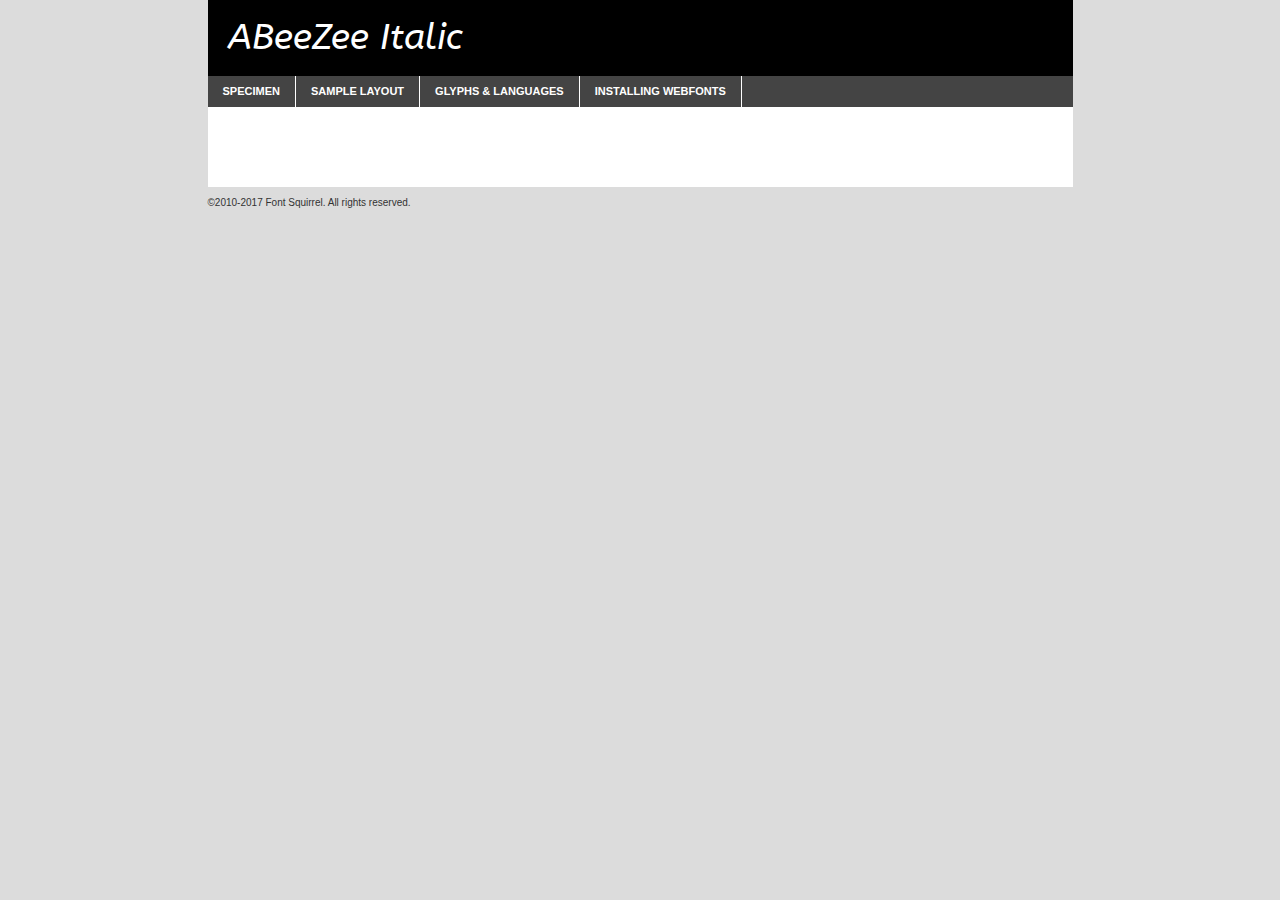
<file: fonts/webfontkit-20240824-224624/abeezee-italic-demo.html>
<!DOCTYPE html PUBLIC "-//W3C//DTD XHTML 1.0 Transitional//EN"
        "http://www.w3.org/TR/xhtml1/DTD/xhtml1-transitional.dtd">

<html xmlns="http://www.w3.org/1999/xhtml" xml:lang="en" lang="en">
<head>
    <meta http-equiv="Content-Type" content="text/html; charset=utf-8"/>
    <script src="http://ajax.googleapis.com/ajax/libs/jquery/1.7.2/jquery.min.js" type="text/javascript" charset="utf-8"></script>
    <script type="text/javascript">
		(function($) {
			$.fn.easyTabs = function(option) {
				var param = jQuery.extend({ fadeSpeed: 'fast', defaultContent: 1, activeClass: 'active' }, option);
				$(this).each(function() {
					var thisId = '#' + this.id;
					if ( param.defaultContent == '' )
					{
						param.defaultContent = 1;
					}
					if ( typeof param.defaultContent == 'number' )
					{
						var defaultTab = $(thisId + ' .tabs li:eq(' + (param.defaultContent - 1) + ') a').attr('href').substr(1);
					}
					else
					{
						var defaultTab = param.defaultContent;
					}
					$(thisId + ' .tabs li a').each(function() {
						var tabToHide = $(this).attr('href').substr(1);
						$('#' + tabToHide).addClass('easytabs-tab-content');
					});
					hideAll();
					changeContent(defaultTab);

					function hideAll() {$(thisId + ' .easytabs-tab-content').hide();}

					function changeContent(tabId)
					{
						hideAll();
						$(thisId + ' .tabs li').removeClass(param.activeClass);
						$(thisId + ' .tabs li a[href=#' + tabId + ']').closest('li').addClass(param.activeClass);
						if ( param.fadeSpeed != 'none' )
						{
							$(thisId + ' #' + tabId).fadeIn(param.fadeSpeed);
						}
						else
						{
							$(thisId + ' #' + tabId).show();
						}
					}

					$(thisId + ' .tabs li').click(function() {
						var tabId = $(this).find('a').attr('href').substr(1);
						changeContent(tabId);
						return false;
					});
				});
			}
		})(jQuery);
    </script>
    <link rel="stylesheet" href="specimen_files/specimen_stylesheet.css" type="text/css" charset="utf-8"/>
    <link rel="stylesheet" href="stylesheet.css" type="text/css" charset="utf-8"/>

    <style type="text/css">
        		body {
			font-family: 'abeezeeitalic';
        		}

            </style>

    <title>ABeeZee Italic Specimen</title>


    <script type="text/javascript" charset="utf-8">
		$(document).ready(function() {
			$('#container').easyTabs({ defaultContent: 1 });
		});
    </script>
</head>

<body>
<div id="container">
    <div id="header">
		ABeeZee Italic    </div>
    <ul class="tabs">
        <li><a href="#specimen">Specimen</a></li>
        <li><a href="#layout">Sample Layout</a></li>
		        <li><a href="#glyphs">Glyphs &amp; Languages</a></li>
        <li><a href="#installing">Installing Webfonts</a></li>

    </ul>

    <div id="main_content">


        <div id="specimen">

            <div class="section">
                <div class="grid12 firstcol">
                    <div class="huge">AaBb</div>
                </div>
            </div>

            <div class="section">
                <div class="glyph_range">A&#x200B;B&#x200b;C&#x200b;D&#x200b;E&#x200b;F&#x200b;G&#x200b;H&#x200b;I&#x200b;J&#x200b;K&#x200b;L&#x200b;M&#x200b;N&#x200b;O&#x200b;P&#x200b;Q&#x200b;R&#x200b;S&#x200b;T&#x200b;U&#x200b;V&#x200b;W&#x200b;X&#x200b;Y&#x200b;Z&#x200b;a&#x200b;b&#x200b;c&#x200b;d&#x200b;e&#x200b;f&#x200b;g&#x200b;h&#x200b;i&#x200b;j&#x200b;k&#x200b;l&#x200b;m&#x200b;n&#x200b;o&#x200b;p&#x200b;q&#x200b;r&#x200b;s&#x200b;t&#x200b;u&#x200b;v&#x200b;w&#x200b;x&#x200b;y&#x200b;z&#x200b;1&#x200b;2&#x200b;3&#x200b;4&#x200b;5&#x200b;6&#x200b;7&#x200b;8&#x200b;9&#x200b;0&#x200b;&amp;&#x200b;.&#x200b;,&#x200b;?&#x200b;!&#x200b;&#64;&#x200b;(&#x200b;)&#x200b;#&#x200b;$&#x200b;%&#x200b;*&#x200b;+&#x200b;-&#x200b;=&#x200b;:&#x200b;;</div>
            </div>
            <div class="section">
                <div class="grid12 firstcol">
                    <table class="sample_table">
                        <tr>
                            <td>10</td>
                            <td class="size10">abcdefghijklmnopqrstuvwxyzABCDEFGHIJKLMNOPQRSTUVWXYZ0123456789abcdefghijklmnopqrstuvwxyzABCDEFGHIJKLMNOPQRSTUVWXYZ0123456789abcdefghijklmnopqrstuvwxyzABCDEFGHIJKLMNOPQRSTUVWXYZ</td>
                        </tr>
                        <tr>
                            <td>11</td>
                            <td class="size11">abcdefghijklmnopqrstuvwxyzABCDEFGHIJKLMNOPQRSTUVWXYZ0123456789abcdefghijklmnopqrstuvwxyzABCDEFGHIJKLMNOPQRSTUVWXYZ0123456789abcdefghijklmnopqrstuvwxyzABCDEFGHIJKLMNOPQRSTUVWXYZ</td>
                        </tr>
                        <tr>
                            <td>12</td>
                            <td class="size12">abcdefghijklmnopqrstuvwxyzABCDEFGHIJKLMNOPQRSTUVWXYZ0123456789abcdefghijklmnopqrstuvwxyzABCDEFGHIJKLMNOPQRSTUVWXYZ0123456789abcdefghijklmnopqrstuvwxyzABCDEFGHIJKLMNOPQRSTUVWXYZ</td>
                        </tr>
                        <tr>
                            <td>13</td>
                            <td class="size13">abcdefghijklmnopqrstuvwxyzABCDEFGHIJKLMNOPQRSTUVWXYZ0123456789abcdefghijklmnopqrstuvwxyzABCDEFGHIJKLMNOPQRSTUVWXYZ0123456789abcdefghijklmnopqrstuvwxyzABCDEFGHIJKLMNOPQRSTUVWXYZ</td>
                        </tr>
                        <tr>
                            <td>14</td>
                            <td class="size14">abcdefghijklmnopqrstuvwxyzABCDEFGHIJKLMNOPQRSTUVWXYZ0123456789abcdefghijklmnopqrstuvwxyzABCDEFGHIJKLMNOPQRSTUVWXYZ0123456789abcdefghijklmnopqrstuvwxyzABCDEFGHIJKLMNOPQRSTUVWXYZ</td>
                        </tr>
                        <tr>
                            <td>16</td>
                            <td class="size16">abcdefghijklmnopqrstuvwxyzABCDEFGHIJKLMNOPQRSTUVWXYZ0123456789abcdefghijklmnopqrstuvwxyzABCDEFGHIJKLMNOPQRSTUVWXYZ</td>
                        </tr>
                        <tr>
                            <td>18</td>
                            <td class="size18">abcdefghijklmnopqrstuvwxyzABCDEFGHIJKLMNOPQRSTUVWXYZ0123456789abcdefghijklmnopqrstuvwxyzABCDEFGHIJKLMNOPQRSTUVWXYZ</td>
                        </tr>
                        <tr>
                            <td>20</td>
                            <td class="size20">abcdefghijklmnopqrstuvwxyzABCDEFGHIJKLMNOPQRSTUVWXYZ0123456789abcdefghijklmnopqrstuvwxyzABCDEFGHIJKLMNOPQRSTUVWXYZ</td>
                        </tr>
                        <tr>
                            <td>24</td>
                            <td class="size24">abcdefghijklmnopqrstuvwxyzABCDEFGHIJKLMNOPQRSTUVWXYZ0123456789abcdefghijklmnopqrstuvwxyzABCDEFGHIJKLMNOPQRSTUVWXYZ</td>
                        </tr>
                        <tr>
                            <td>30</td>
                            <td class="size30">abcdefghijklmnopqrstuvwxyzABCDEFGHIJKLMNOPQRSTUVWXYZ0123456789abcdefghijklmnopqrstuvwxyzABCDEFGHIJKLMNOPQRSTUVWXYZ</td>
                        </tr>
                        <tr>
                            <td>36</td>
                            <td class="size36">abcdefghijklmnopqrstuvwxyzABCDEFGHIJKLMNOPQRSTUVWXYZ0123456789abcdefghijklmnopqrstuvwxyzABCDEFGHIJKLMNOPQRSTUVWXYZ</td>
                        </tr>
                        <tr>
                            <td>48</td>
                            <td class="size48">abcdefghijklmnopqrstuvwxyzABCDEFGHIJKLMNOPQRSTUVWXYZ0123456789abcdefghijklmnopqrstuvwxyzABCDEFGHIJKLMNOPQRSTUVWXYZ</td>
                        </tr>
                        <tr>
                            <td>60</td>
                            <td class="size60">abcdefghijklmnopqrstuvwxyzABCDEFGHIJKLMNOPQRSTUVWXYZ0123456789abcdefghijklmnopqrstuvwxyzABCDEFGHIJKLMNOPQRSTUVWXYZ</td>
                        </tr>
                        <tr>
                            <td>72</td>
                            <td class="size72">abcdefghijklmnopqrstuvwxyzABCDEFGHIJKLMNOPQRSTUVWXYZ0123456789abcdefghijklmnopqrstuvwxyzABCDEFGHIJKLMNOPQRSTUVWXYZ</td>
                        </tr>
                        <tr>
                            <td>90</td>
                            <td class="size90">abcdefghijklmnopqrstuvwxyzABCDEFGHIJKLMNOPQRSTUVWXYZ0123456789abcdefghijklmnopqrstuvwxyzABCDEFGHIJKLMNOPQRSTUVWXYZ</td>
                        </tr>
                    </table>

                </div>

            </div>


            <div class="section" id="bodycomparison">


                <div id="xheight">
                    <div class="fontbody">&#x25FC;&#x25FC;&#x25FC;&#x25FC;&#x25FC;&#x25FC;&#x25FC;&#x25FC;&#x25FC;&#x25FC;&#x25FC;&#x25FC;&#x25FC;&#x25FC;&#x25FC;&#x25FC;&#x25FC;&#x25FC;&#x25FC;&#x25FC;&#x25FC;&#x25FC;&#x25FC;&#x25FC;&#x25FC;&#x25FC;&#x25FC;&#x25FC;&#x25FC;&#x25FC;&#x25FC;&#x25FC;&#x25FC;&#x25FC;&#x25FC;&#x25FC;&#x25FC;&#x25FC;&#x25FC;&#x25FC;&#x25FC;&#x25FC;&#x25FC;&#x25FC;&#x25FC;&#x25FC;&#x25FC;&#x25FC;&#x25FC;&#x25FC;&#x25FC;&#x25FC;&#x25FC;&#x25FC;&#x25FC;&#x25FC;&#x25FC;&#x25FC;&#x25FC;&#x25FC;&#x25FC;&#x25FC;&#x25FC;&#x25FC;&#x25FC;&#x25FC;&#x25FC;&#x25FC;&#x25FC;&#x25FC;&#x25FC;&#x25FC;&#x25FC;&#x25FC;&#x25FC;&#x25FC;&#x25FC;&#x25FC;&#x25FC;&#x25FC;&#x25FC;&#x25FC;&#x25FC;&#x25FC;&#x25FC;&#x25FC;&#x25FC;&#x25FC;&#x25FC;&#x25FC;&#x25FC;&#x25FC;&#x25FC;&#x25FC;&#x25FC;&#x25FC;&#x25FC;&#x25FC;&#x25FC;body</div>
                    <div class="arialbody">body</div>
                    <div class="verdanabody">body</div>
                    <div class="georgiabody">body</div>
                </div>
                <div class="fontbody" style="z-index:1">
                    body<span>ABeeZee Italic</span>
                </div>
                <div class="arialbody" style="z-index:1">
                    body<span>Arial</span>
                </div>
                <div class="verdanabody" style="z-index:1">
                    body<span>Verdana</span>
                </div>
                <div class="georgiabody" style="z-index:1">
                    body<span>Georgia</span>
                </div>


            </div>


            <div class="section psample psample_row1" id="">

                <div class="grid2 firstcol">
                    <p class="size10"><span>10.</span>Aenean lacinia bibendum nulla sed consectetur. Fusce dapibus, tellus ac cursus commodo, tortor mauris condimentum nibh, ut fermentum massa justo sit amet risus. Nullam id dolor id nibh ultricies vehicula ut id elit. Cum sociis natoque penatibus et magnis dis parturient montes, nascetur ridiculus mus. Nulla vitae elit libero, a pharetra augue.</p>

                </div>
                <div class="grid3">
                    <p class="size11"><span>11.</span>Aenean lacinia bibendum nulla sed consectetur. Fusce dapibus, tellus ac cursus commodo, tortor mauris condimentum nibh, ut fermentum massa justo sit amet risus. Nullam id dolor id nibh ultricies vehicula ut id elit. Cum sociis natoque penatibus et magnis dis parturient montes, nascetur ridiculus mus. Nulla vitae elit libero, a pharetra augue.</p>

                </div>
                <div class="grid3">
                    <p class="size12"><span>12.</span>Aenean lacinia bibendum nulla sed consectetur. Fusce dapibus, tellus ac cursus commodo, tortor mauris condimentum nibh, ut fermentum massa justo sit amet risus. Nullam id dolor id nibh ultricies vehicula ut id elit. Cum sociis natoque penatibus et magnis dis parturient montes, nascetur ridiculus mus. Nulla vitae elit libero, a pharetra augue.</p>

                </div>
                <div class="grid4">
                    <p class="size13"><span>13.</span>Aenean lacinia bibendum nulla sed consectetur. Fusce dapibus, tellus ac cursus commodo, tortor mauris condimentum nibh, ut fermentum massa justo sit amet risus. Nullam id dolor id nibh ultricies vehicula ut id elit. Cum sociis natoque penatibus et magnis dis parturient montes, nascetur ridiculus mus. Nulla vitae elit libero, a pharetra augue.</p>

                </div>
                <div class="white_blend"></div>

            </div>
            <div class="section psample psample_row2" id="">
                <div class="grid3 firstcol">
                    <p class="size14"><span>14.</span>Aenean lacinia bibendum nulla sed consectetur. Fusce dapibus, tellus ac cursus commodo, tortor mauris condimentum nibh, ut fermentum massa justo sit amet risus. Nullam id dolor id nibh ultricies vehicula ut id elit. Cum sociis natoque penatibus et magnis dis parturient montes, nascetur ridiculus mus. Nulla vitae elit libero, a pharetra augue.</p>

                </div>
                <div class="grid4">
                    <p class="size16"><span>16.</span>Aenean lacinia bibendum nulla sed consectetur. Fusce dapibus, tellus ac cursus commodo, tortor mauris condimentum nibh, ut fermentum massa justo sit amet risus. Nullam id dolor id nibh ultricies vehicula ut id elit. Cum sociis natoque penatibus et magnis dis parturient montes, nascetur ridiculus mus. Nulla vitae elit libero, a pharetra augue.</p>

                </div>
                <div class="grid5">
                    <p class="size18"><span>18.</span>Aenean lacinia bibendum nulla sed consectetur. Fusce dapibus, tellus ac cursus commodo, tortor mauris condimentum nibh, ut fermentum massa justo sit amet risus. Nullam id dolor id nibh ultricies vehicula ut id elit. Cum sociis natoque penatibus et magnis dis parturient montes, nascetur ridiculus mus. Nulla vitae elit libero, a pharetra augue.</p>

                </div>

                <div class="white_blend"></div>

            </div>

            <div class="section psample psample_row3" id="">
                <div class="grid5 firstcol">
                    <p class="size20"><span>20.</span>Aenean lacinia bibendum nulla sed consectetur. Fusce dapibus, tellus ac cursus commodo, tortor mauris condimentum nibh, ut fermentum massa justo sit amet risus. Nullam id dolor id nibh ultricies vehicula ut id elit. Cum sociis natoque penatibus et magnis dis parturient montes, nascetur ridiculus mus. Nulla vitae elit libero, a pharetra augue.</p>
                </div>
                <div class="grid7">
                    <p class="size24"><span>24.</span>Aenean lacinia bibendum nulla sed consectetur. Fusce dapibus, tellus ac cursus commodo, tortor mauris condimentum nibh, ut fermentum massa justo sit amet risus. Nullam id dolor id nibh ultricies vehicula ut id elit. Cum sociis natoque penatibus et magnis dis parturient montes, nascetur ridiculus mus. Nulla vitae elit libero, a pharetra augue.</p>
                </div>

                <div class="white_blend"></div>

            </div>

            <div class="section psample psample_row4" id="">
                <div class="grid12 firstcol">
                    <p class="size30"><span>30.</span>Aenean lacinia bibendum nulla sed consectetur. Fusce dapibus, tellus ac cursus commodo, tortor mauris condimentum nibh, ut fermentum massa justo sit amet risus. Nullam id dolor id nibh ultricies vehicula ut id elit. Cum sociis natoque penatibus et magnis dis parturient montes, nascetur ridiculus mus. Nulla vitae elit libero, a pharetra augue.</p>
                </div>
                <div class="white_blend"></div>

            </div>


            <div class="section psample psample_row1 fullreverse">
                <div class="grid2 firstcol">
                    <p class="size10"><span>10.</span>Aenean lacinia bibendum nulla sed consectetur. Fusce dapibus, tellus ac cursus commodo, tortor mauris condimentum nibh, ut fermentum massa justo sit amet risus. Nullam id dolor id nibh ultricies vehicula ut id elit. Cum sociis natoque penatibus et magnis dis parturient montes, nascetur ridiculus mus. Nulla vitae elit libero, a pharetra augue.</p>

                </div>
                <div class="grid3">
                    <p class="size11"><span>11.</span>Aenean lacinia bibendum nulla sed consectetur. Fusce dapibus, tellus ac cursus commodo, tortor mauris condimentum nibh, ut fermentum massa justo sit amet risus. Nullam id dolor id nibh ultricies vehicula ut id elit. Cum sociis natoque penatibus et magnis dis parturient montes, nascetur ridiculus mus. Nulla vitae elit libero, a pharetra augue.</p>

                </div>
                <div class="grid3">
                    <p class="size12"><span>12.</span>Aenean lacinia bibendum nulla sed consectetur. Fusce dapibus, tellus ac cursus commodo, tortor mauris condimentum nibh, ut fermentum massa justo sit amet risus. Nullam id dolor id nibh ultricies vehicula ut id elit. Cum sociis natoque penatibus et magnis dis parturient montes, nascetur ridiculus mus. Nulla vitae elit libero, a pharetra augue.</p>

                </div>
                <div class="grid4">
                    <p class="size13"><span>13.</span>Aenean lacinia bibendum nulla sed consectetur. Fusce dapibus, tellus ac cursus commodo, tortor mauris condimentum nibh, ut fermentum massa justo sit amet risus. Nullam id dolor id nibh ultricies vehicula ut id elit. Cum sociis natoque penatibus et magnis dis parturient montes, nascetur ridiculus mus. Nulla vitae elit libero, a pharetra augue.</p>

                </div>
                <div class="black_blend"></div>

            </div>

            <div class="section psample psample_row2 fullreverse">
                <div class="grid3 firstcol">
                    <p class="size14"><span>14.</span>Aenean lacinia bibendum nulla sed consectetur. Fusce dapibus, tellus ac cursus commodo, tortor mauris condimentum nibh, ut fermentum massa justo sit amet risus. Nullam id dolor id nibh ultricies vehicula ut id elit. Cum sociis natoque penatibus et magnis dis parturient montes, nascetur ridiculus mus. Nulla vitae elit libero, a pharetra augue.</p>

                </div>
                <div class="grid4">
                    <p class="size16"><span>16.</span>Aenean lacinia bibendum nulla sed consectetur. Fusce dapibus, tellus ac cursus commodo, tortor mauris condimentum nibh, ut fermentum massa justo sit amet risus. Nullam id dolor id nibh ultricies vehicula ut id elit. Cum sociis natoque penatibus et magnis dis parturient montes, nascetur ridiculus mus. Nulla vitae elit libero, a pharetra augue.</p>

                </div>
                <div class="grid5">
                    <p class="size18"><span>18.</span>Aenean lacinia bibendum nulla sed consectetur. Fusce dapibus, tellus ac cursus commodo, tortor mauris condimentum nibh, ut fermentum massa justo sit amet risus. Nullam id dolor id nibh ultricies vehicula ut id elit. Cum sociis natoque penatibus et magnis dis parturient montes, nascetur ridiculus mus. Nulla vitae elit libero, a pharetra augue.</p>

                </div>
                <div class="black_blend"></div>

            </div>

            <div class="section psample fullreverse psample_row3" id="">
                <div class="grid5 firstcol">
                    <p class="size20"><span>20.</span>Aenean lacinia bibendum nulla sed consectetur. Fusce dapibus, tellus ac cursus commodo, tortor mauris condimentum nibh, ut fermentum massa justo sit amet risus. Nullam id dolor id nibh ultricies vehicula ut id elit. Cum sociis natoque penatibus et magnis dis parturient montes, nascetur ridiculus mus. Nulla vitae elit libero, a pharetra augue.</p>
                </div>
                <div class="grid7">
                    <p class="size24"><span>24.</span>Aenean lacinia bibendum nulla sed consectetur. Fusce dapibus, tellus ac cursus commodo, tortor mauris condimentum nibh, ut fermentum massa justo sit amet risus. Nullam id dolor id nibh ultricies vehicula ut id elit. Cum sociis natoque penatibus et magnis dis parturient montes, nascetur ridiculus mus. Nulla vitae elit libero, a pharetra augue.</p>
                </div>

                <div class="black_blend"></div>

            </div>

            <div class="section psample fullreverse psample_row4" id="" style="border-bottom: 20px #000 solid;">
                <div class="grid12 firstcol">
                    <p class="size30"><span>30.</span>Aenean lacinia bibendum nulla sed consectetur. Fusce dapibus, tellus ac cursus commodo, tortor mauris condimentum nibh, ut fermentum massa justo sit amet risus. Nullam id dolor id nibh ultricies vehicula ut id elit. Cum sociis natoque penatibus et magnis dis parturient montes, nascetur ridiculus mus. Nulla vitae elit libero, a pharetra augue.</p>
                </div>
                <div class="black_blend"></div>

            </div>


        </div>

        <div id="layout">

            <div class="section">

                <div class="grid12 firstcol">
                    <h1>Lorem Ipsum Dolor</h1>
                    <h2>Etiam porta sem malesuada magna mollis euismod</h2>

                    <p class="byline">By <a href="#link">Aenean Lacinia</a></p>
                </div>
            </div>
            <div class="section">
                <div class="grid8 firstcol">
                    <p class="large">Donec sed odio dui. Morbi leo risus, porta ac consectetur ac, vestibulum at eros. Fusce dapibus, tellus ac cursus commodo, tortor mauris condimentum nibh, ut fermentum massa justo sit amet risus. </p>


                    <h3>Pellentesque ornare sem</h3>

                    <p>Maecenas sed diam eget risus varius blandit sit amet non magna. Maecenas faucibus mollis interdum. Donec ullamcorper nulla non metus auctor fringilla. Nullam id dolor id nibh ultricies vehicula ut id elit. Nullam id dolor id nibh ultricies vehicula ut id elit. </p>

                    <p>Aenean eu leo quam. Pellentesque ornare sem lacinia quam venenatis vestibulum. Lorem ipsum dolor sit amet, consectetur adipiscing elit. Cum sociis natoque penatibus et magnis dis parturient montes, nascetur ridiculus mus. </p>

                    <p>Nulla vitae elit libero, a pharetra augue. Praesent commodo cursus magna, vel scelerisque nisl consectetur et. Aenean lacinia bibendum nulla sed consectetur. </p>

                    <p>Nullam quis risus eget urna mollis ornare vel eu leo. Nullam quis risus eget urna mollis ornare vel eu leo. Maecenas sed diam eget risus varius blandit sit amet non magna. Donec ullamcorper nulla non metus auctor fringilla. </p>

                    <h3>Cras mattis consectetur</h3>

                    <p>Aenean eu leo quam. Pellentesque ornare sem lacinia quam venenatis vestibulum. Aenean lacinia bibendum nulla sed consectetur. Integer posuere erat a ante venenatis dapibus posuere velit aliquet. Cras mattis consectetur purus sit amet fermentum. </p>

                    <p>Nullam id dolor id nibh ultricies vehicula ut id elit. Nullam quis risus eget urna mollis ornare vel eu leo. Cras mattis consectetur purus sit amet fermentum.</p>
                </div>

                <div class="grid4 sidebar">

                    <div class="box reverse">
                        <p class="last">Nullam quis risus eget urna mollis ornare vel eu leo. Donec ullamcorper nulla non metus auctor fringilla. Cras mattis consectetur purus sit amet fermentum. Sed posuere consectetur est at lobortis. Lorem ipsum dolor sit amet, consectetur adipiscing elit. </p>
                    </div>

                    <p class="caption">Maecenas sed diam eget risus varius.</p>

                    <p>Vestibulum id ligula porta felis euismod semper. Integer posuere erat a ante venenatis dapibus posuere velit aliquet. Vestibulum id ligula porta felis euismod semper. Sed posuere consectetur est at lobortis. Maecenas sed diam eget risus varius blandit sit amet non magna. Fusce dapibus, tellus ac cursus commodo, tortor mauris condimentum nibh, ut fermentum massa justo sit amet risus. </p>


                    <p>Duis mollis, est non commodo luctus, nisi erat porttitor ligula, eget lacinia odio sem nec elit. Aenean lacinia bibendum nulla sed consectetur. Vivamus sagittis lacus vel augue laoreet rutrum faucibus dolor auctor. Aenean lacinia bibendum nulla sed consectetur. Nullam quis risus eget urna mollis ornare vel eu leo. </p>

                    <p>Praesent commodo cursus magna, vel scelerisque nisl consectetur et. Donec ullamcorper nulla non metus auctor fringilla. Maecenas faucibus mollis interdum. Fusce dapibus, tellus ac cursus commodo, tortor mauris condimentum nibh, ut fermentum massa justo sit amet risus. </p>

                </div>
            </div>

        </div>


		

        <div id="glyphs">
            <div class="section">
                <div class="grid12 firstcol">

                    <h1>Language Support</h1>
                    <p>The subset of ABeeZee Italic in this kit supports the following languages:<br/>

						Albanian, Basque, Breton, Chamorro, Danish, English, Faroese, Finnish, Frisian, Galician, German, Icelandic, Italian, Malagasy, Norwegian, Portuguese, Spanish, Alsatian, Aragonese, Arapaho, Arrernte, Asturian, Aymara, Bislama, Cebuano, Corsican, Fijian, French_creole, Genoese, Gilbertese, Greenlandic, Haitian_creole, Hiligaynon, Hmong, Hopi, Ibanag, Iloko_ilokano, Indonesian, Interglossa_glosa, Interlingua, Irish_gaelic, Jerriais, Lojban, Lombard, Luxembourgeois, Manx, Mohawk, Norfolk_pitcairnese, Occitan, Oromo, Pangasinan, Papiamento, Piedmontese, Potawatomi, Rhaeto-romance, Romansh, Rotokas, Sami_lule, Samoan, Sardinian, Scots_gaelic, Seychelles_creole, Shona, Sicilian, Somali, Southern_ndebele, Swahili, Swati_swazi, Tagalog_filipino_pilipino, Tetum, Tok_pisin, Uyghur_latinized, Volapuk, Walloon, Warlpiri, Xhosa, Yapese, Zulu, Latinbasic, Ubasic, Demo                    </p>
                    <h1>Glyph Chart</h1>
                    <p>The subset of ABeeZee Italic in this kit includes all the glyphs listed below. Unicode entities are included above each glyph to help you insert individual characters into your layout.</p>
                    <div id="glyph_chart">

																																	                                <div><p>&amp;#1;</p>&#1;</div>
																				                                <div><p>&amp;#2;</p>&#2;</div>
																				                                <div><p>&amp;#3;</p>&#3;</div>
																				                                <div><p>&amp;#4;</p>&#4;</div>
																				                                <div><p>&amp;#5;</p>&#5;</div>
																				                                <div><p>&amp;#6;</p>&#6;</div>
																				                                <div><p>&amp;#7;</p>&#7;</div>
																				                                <div><p>&amp;#8;</p>&#8;</div>
																				                                <div><p>&amp;#9;</p>&#9;</div>
																				                                <div><p>&amp;#13;</p>&#13;</div>
																				                                <div><p>&amp;#16;</p>&#16;</div>
																				                                <div><p>&amp;#17;</p>&#17;</div>
																				                                <div><p>&amp;#18;</p>&#18;</div>
																				                                <div><p>&amp;#19;</p>&#19;</div>
																				                                <div><p>&amp;#20;</p>&#20;</div>
																				                                <div><p>&amp;#21;</p>&#21;</div>
																				                                <div><p>&amp;#22;</p>&#22;</div>
																				                                <div><p>&amp;#23;</p>&#23;</div>
																				                                <div><p>&amp;#24;</p>&#24;</div>
																				                                <div><p>&amp;#25;</p>&#25;</div>
																				                                <div><p>&amp;#32;</p>&#32;</div>
																				                                <div><p>&amp;#33;</p>&#33;</div>
																				                                <div><p>&amp;#34;</p>&#34;</div>
																				                                <div><p>&amp;#35;</p>&#35;</div>
																				                                <div><p>&amp;#36;</p>&#36;</div>
																				                                <div><p>&amp;#37;</p>&#37;</div>
																				                                <div><p>&amp;#38;</p>&#38;</div>
																				                                <div><p>&amp;#39;</p>&#39;</div>
																				                                <div><p>&amp;#40;</p>&#40;</div>
																				                                <div><p>&amp;#41;</p>&#41;</div>
																				                                <div><p>&amp;#42;</p>&#42;</div>
																				                                <div><p>&amp;#43;</p>&#43;</div>
																				                                <div><p>&amp;#44;</p>&#44;</div>
																				                                <div><p>&amp;#45;</p>&#45;</div>
																				                                <div><p>&amp;#46;</p>&#46;</div>
																				                                <div><p>&amp;#47;</p>&#47;</div>
																				                                <div><p>&amp;#48;</p>&#48;</div>
																				                                <div><p>&amp;#49;</p>&#49;</div>
																				                                <div><p>&amp;#50;</p>&#50;</div>
																				                                <div><p>&amp;#51;</p>&#51;</div>
																				                                <div><p>&amp;#52;</p>&#52;</div>
																				                                <div><p>&amp;#53;</p>&#53;</div>
																				                                <div><p>&amp;#54;</p>&#54;</div>
																				                                <div><p>&amp;#55;</p>&#55;</div>
																				                                <div><p>&amp;#56;</p>&#56;</div>
																				                                <div><p>&amp;#57;</p>&#57;</div>
																				                                <div><p>&amp;#58;</p>&#58;</div>
																				                                <div><p>&amp;#59;</p>&#59;</div>
																				                                <div><p>&amp;#60;</p>&#60;</div>
																				                                <div><p>&amp;#61;</p>&#61;</div>
																				                                <div><p>&amp;#62;</p>&#62;</div>
																				                                <div><p>&amp;#63;</p>&#63;</div>
																				                                <div><p>&amp;#64;</p>&#64;</div>
																				                                <div><p>&amp;#65;</p>&#65;</div>
																				                                <div><p>&amp;#66;</p>&#66;</div>
																				                                <div><p>&amp;#67;</p>&#67;</div>
																				                                <div><p>&amp;#68;</p>&#68;</div>
																				                                <div><p>&amp;#69;</p>&#69;</div>
																				                                <div><p>&amp;#70;</p>&#70;</div>
																				                                <div><p>&amp;#71;</p>&#71;</div>
																				                                <div><p>&amp;#72;</p>&#72;</div>
																				                                <div><p>&amp;#73;</p>&#73;</div>
																				                                <div><p>&amp;#74;</p>&#74;</div>
																				                                <div><p>&amp;#75;</p>&#75;</div>
																				                                <div><p>&amp;#76;</p>&#76;</div>
																				                                <div><p>&amp;#77;</p>&#77;</div>
																				                                <div><p>&amp;#78;</p>&#78;</div>
																				                                <div><p>&amp;#79;</p>&#79;</div>
																				                                <div><p>&amp;#80;</p>&#80;</div>
																				                                <div><p>&amp;#81;</p>&#81;</div>
																				                                <div><p>&amp;#82;</p>&#82;</div>
																				                                <div><p>&amp;#83;</p>&#83;</div>
																				                                <div><p>&amp;#84;</p>&#84;</div>
																				                                <div><p>&amp;#85;</p>&#85;</div>
																				                                <div><p>&amp;#86;</p>&#86;</div>
																				                                <div><p>&amp;#87;</p>&#87;</div>
																				                                <div><p>&amp;#88;</p>&#88;</div>
																				                                <div><p>&amp;#89;</p>&#89;</div>
																				                                <div><p>&amp;#90;</p>&#90;</div>
																				                                <div><p>&amp;#91;</p>&#91;</div>
																				                                <div><p>&amp;#92;</p>&#92;</div>
																				                                <div><p>&amp;#93;</p>&#93;</div>
																				                                <div><p>&amp;#94;</p>&#94;</div>
																				                                <div><p>&amp;#95;</p>&#95;</div>
																				                                <div><p>&amp;#96;</p>&#96;</div>
																				                                <div><p>&amp;#97;</p>&#97;</div>
																				                                <div><p>&amp;#98;</p>&#98;</div>
																				                                <div><p>&amp;#99;</p>&#99;</div>
																				                                <div><p>&amp;#100;</p>&#100;</div>
																				                                <div><p>&amp;#101;</p>&#101;</div>
																				                                <div><p>&amp;#102;</p>&#102;</div>
																				                                <div><p>&amp;#103;</p>&#103;</div>
																				                                <div><p>&amp;#104;</p>&#104;</div>
																				                                <div><p>&amp;#105;</p>&#105;</div>
																				                                <div><p>&amp;#106;</p>&#106;</div>
																				                                <div><p>&amp;#107;</p>&#107;</div>
																				                                <div><p>&amp;#108;</p>&#108;</div>
																				                                <div><p>&amp;#109;</p>&#109;</div>
																				                                <div><p>&amp;#110;</p>&#110;</div>
																				                                <div><p>&amp;#111;</p>&#111;</div>
																				                                <div><p>&amp;#112;</p>&#112;</div>
																				                                <div><p>&amp;#113;</p>&#113;</div>
																				                                <div><p>&amp;#114;</p>&#114;</div>
																				                                <div><p>&amp;#115;</p>&#115;</div>
																				                                <div><p>&amp;#116;</p>&#116;</div>
																				                                <div><p>&amp;#117;</p>&#117;</div>
																				                                <div><p>&amp;#118;</p>&#118;</div>
																				                                <div><p>&amp;#119;</p>&#119;</div>
																				                                <div><p>&amp;#120;</p>&#120;</div>
																				                                <div><p>&amp;#121;</p>&#121;</div>
																				                                <div><p>&amp;#122;</p>&#122;</div>
																				                                <div><p>&amp;#123;</p>&#123;</div>
																				                                <div><p>&amp;#124;</p>&#124;</div>
																				                                <div><p>&amp;#125;</p>&#125;</div>
																				                                <div><p>&amp;#126;</p>&#126;</div>
																				                                <div><p>&amp;#160;</p>&#160;</div>
																				                                <div><p>&amp;#161;</p>&#161;</div>
																				                                <div><p>&amp;#162;</p>&#162;</div>
																				                                <div><p>&amp;#163;</p>&#163;</div>
																				                                <div><p>&amp;#164;</p>&#164;</div>
																				                                <div><p>&amp;#165;</p>&#165;</div>
																				                                <div><p>&amp;#166;</p>&#166;</div>
																				                                <div><p>&amp;#167;</p>&#167;</div>
																				                                <div><p>&amp;#168;</p>&#168;</div>
																				                                <div><p>&amp;#169;</p>&#169;</div>
																				                                <div><p>&amp;#170;</p>&#170;</div>
																				                                <div><p>&amp;#171;</p>&#171;</div>
																				                                <div><p>&amp;#172;</p>&#172;</div>
																				                                <div><p>&amp;#173;</p>&#173;</div>
																				                                <div><p>&amp;#174;</p>&#174;</div>
																				                                <div><p>&amp;#175;</p>&#175;</div>
																				                                <div><p>&amp;#176;</p>&#176;</div>
																				                                <div><p>&amp;#177;</p>&#177;</div>
																				                                <div><p>&amp;#178;</p>&#178;</div>
																				                                <div><p>&amp;#179;</p>&#179;</div>
																				                                <div><p>&amp;#180;</p>&#180;</div>
																				                                <div><p>&amp;#181;</p>&#181;</div>
																				                                <div><p>&amp;#182;</p>&#182;</div>
																				                                <div><p>&amp;#183;</p>&#183;</div>
																				                                <div><p>&amp;#184;</p>&#184;</div>
																				                                <div><p>&amp;#185;</p>&#185;</div>
																				                                <div><p>&amp;#186;</p>&#186;</div>
																				                                <div><p>&amp;#187;</p>&#187;</div>
																				                                <div><p>&amp;#188;</p>&#188;</div>
																				                                <div><p>&amp;#189;</p>&#189;</div>
																				                                <div><p>&amp;#190;</p>&#190;</div>
																				                                <div><p>&amp;#191;</p>&#191;</div>
																				                                <div><p>&amp;#192;</p>&#192;</div>
																				                                <div><p>&amp;#193;</p>&#193;</div>
																				                                <div><p>&amp;#194;</p>&#194;</div>
																				                                <div><p>&amp;#195;</p>&#195;</div>
																				                                <div><p>&amp;#196;</p>&#196;</div>
																				                                <div><p>&amp;#197;</p>&#197;</div>
																				                                <div><p>&amp;#198;</p>&#198;</div>
																				                                <div><p>&amp;#199;</p>&#199;</div>
																				                                <div><p>&amp;#200;</p>&#200;</div>
																				                                <div><p>&amp;#201;</p>&#201;</div>
																				                                <div><p>&amp;#202;</p>&#202;</div>
																				                                <div><p>&amp;#203;</p>&#203;</div>
																				                                <div><p>&amp;#204;</p>&#204;</div>
																				                                <div><p>&amp;#205;</p>&#205;</div>
																				                                <div><p>&amp;#206;</p>&#206;</div>
																				                                <div><p>&amp;#207;</p>&#207;</div>
																				                                <div><p>&amp;#208;</p>&#208;</div>
																				                                <div><p>&amp;#209;</p>&#209;</div>
																				                                <div><p>&amp;#210;</p>&#210;</div>
																				                                <div><p>&amp;#211;</p>&#211;</div>
																				                                <div><p>&amp;#212;</p>&#212;</div>
																				                                <div><p>&amp;#213;</p>&#213;</div>
																				                                <div><p>&amp;#214;</p>&#214;</div>
																				                                <div><p>&amp;#215;</p>&#215;</div>
																				                                <div><p>&amp;#216;</p>&#216;</div>
																				                                <div><p>&amp;#217;</p>&#217;</div>
																				                                <div><p>&amp;#218;</p>&#218;</div>
																				                                <div><p>&amp;#219;</p>&#219;</div>
																				                                <div><p>&amp;#220;</p>&#220;</div>
																				                                <div><p>&amp;#221;</p>&#221;</div>
																				                                <div><p>&amp;#222;</p>&#222;</div>
																				                                <div><p>&amp;#223;</p>&#223;</div>
																				                                <div><p>&amp;#224;</p>&#224;</div>
																				                                <div><p>&amp;#225;</p>&#225;</div>
																				                                <div><p>&amp;#226;</p>&#226;</div>
																				                                <div><p>&amp;#227;</p>&#227;</div>
																				                                <div><p>&amp;#228;</p>&#228;</div>
																				                                <div><p>&amp;#229;</p>&#229;</div>
																				                                <div><p>&amp;#230;</p>&#230;</div>
																				                                <div><p>&amp;#231;</p>&#231;</div>
																				                                <div><p>&amp;#232;</p>&#232;</div>
																				                                <div><p>&amp;#233;</p>&#233;</div>
																				                                <div><p>&amp;#234;</p>&#234;</div>
																				                                <div><p>&amp;#235;</p>&#235;</div>
																				                                <div><p>&amp;#236;</p>&#236;</div>
																				                                <div><p>&amp;#237;</p>&#237;</div>
																				                                <div><p>&amp;#238;</p>&#238;</div>
																				                                <div><p>&amp;#239;</p>&#239;</div>
																				                                <div><p>&amp;#240;</p>&#240;</div>
																				                                <div><p>&amp;#241;</p>&#241;</div>
																				                                <div><p>&amp;#242;</p>&#242;</div>
																				                                <div><p>&amp;#243;</p>&#243;</div>
																				                                <div><p>&amp;#244;</p>&#244;</div>
																				                                <div><p>&amp;#245;</p>&#245;</div>
																				                                <div><p>&amp;#246;</p>&#246;</div>
																				                                <div><p>&amp;#247;</p>&#247;</div>
																				                                <div><p>&amp;#248;</p>&#248;</div>
																				                                <div><p>&amp;#249;</p>&#249;</div>
																				                                <div><p>&amp;#250;</p>&#250;</div>
																				                                <div><p>&amp;#251;</p>&#251;</div>
																				                                <div><p>&amp;#252;</p>&#252;</div>
																				                                <div><p>&amp;#253;</p>&#253;</div>
																				                                <div><p>&amp;#254;</p>&#254;</div>
																				                                <div><p>&amp;#255;</p>&#255;</div>
																				                                <div><p>&amp;#338;</p>&#338;</div>
																				                                <div><p>&amp;#339;</p>&#339;</div>
																				                                <div><p>&amp;#710;</p>&#710;</div>
																				                                <div><p>&amp;#732;</p>&#732;</div>
																				                                <div><p>&amp;#8192;</p>&#8192;</div>
																				                                <div><p>&amp;#8193;</p>&#8193;</div>
																				                                <div><p>&amp;#8194;</p>&#8194;</div>
																				                                <div><p>&amp;#8195;</p>&#8195;</div>
																				                                <div><p>&amp;#8196;</p>&#8196;</div>
																				                                <div><p>&amp;#8197;</p>&#8197;</div>
																				                                <div><p>&amp;#8198;</p>&#8198;</div>
																				                                <div><p>&amp;#8199;</p>&#8199;</div>
																				                                <div><p>&amp;#8200;</p>&#8200;</div>
																				                                <div><p>&amp;#8201;</p>&#8201;</div>
																				                                <div><p>&amp;#8202;</p>&#8202;</div>
																				                                <div><p>&amp;#8208;</p>&#8208;</div>
																				                                <div><p>&amp;#8209;</p>&#8209;</div>
																				                                <div><p>&amp;#8210;</p>&#8210;</div>
																				                                <div><p>&amp;#8211;</p>&#8211;</div>
																				                                <div><p>&amp;#8212;</p>&#8212;</div>
																				                                <div><p>&amp;#8216;</p>&#8216;</div>
																				                                <div><p>&amp;#8217;</p>&#8217;</div>
																				                                <div><p>&amp;#8218;</p>&#8218;</div>
																				                                <div><p>&amp;#8220;</p>&#8220;</div>
																				                                <div><p>&amp;#8221;</p>&#8221;</div>
																				                                <div><p>&amp;#8222;</p>&#8222;</div>
																				                                <div><p>&amp;#8226;</p>&#8226;</div>
																				                                <div><p>&amp;#8239;</p>&#8239;</div>
																				                                <div><p>&amp;#8249;</p>&#8249;</div>
																				                                <div><p>&amp;#8250;</p>&#8250;</div>
																				                                <div><p>&amp;#8287;</p>&#8287;</div>
																				                                <div><p>&amp;#8364;</p>&#8364;</div>
																				                                <div><p>&amp;#9724;</p>&#9724;</div>
																																													                    </div>
                </div>


            </div>
        </div>


        <div id="specs">

        </div>

        <div id="installing">
            <div class="section">
                <div class="grid7 firstcol">
                    <h1>Installing Webfonts</h1>

                    <p>Webfonts are supported by all major browser platforms but not all in the same way. There are currently four different font formats that must be included in order to target all browsers. This includes TTF, WOFF, EOT and SVG.</p>

                    <h2>1. Upload your webfonts</h2>
                    <p>You must upload your webfont kit to your website. They should be in or near the same directory as your CSS files.</p>

                    <h2>2. Include the webfont stylesheet</h2>
                    <p>A special CSS @font-face declaration helps the various browsers select the appropriate font it needs without causing you a bunch of headaches. Learn more about this syntax by reading the <a href="https://www.fontspring.com/blog/further-hardening-of-the-bulletproof-syntax">Fontspring blog post</a> about it. The code for it is as follows:</p>


                    <code>
                        @font-face{
                        font-family: 'MyWebFont';
                        src: url('WebFont.eot');
                        src: url('WebFont.eot?#iefix') format('embedded-opentype'),
                        url('WebFont.woff') format('woff'),
                        url('WebFont.ttf') format('truetype'),
                        url('WebFont.svg#webfont') format('svg');
                        }
                    </code>

                    <p>We've already gone ahead and generated the code for you. All you have to do is link to the stylesheet in your HTML, like this:</p>
                    <code>&lt;link rel=&quot;stylesheet&quot; href=&quot;stylesheet.css&quot; type=&quot;text/css&quot; charset=&quot;utf-8&quot; /&gt;</code>

                    <h2>3. Modify your own stylesheet</h2>
                    <p>To take advantage of your new fonts, you must tell your stylesheet to use them. Look at the original @font-face declaration above and find the property called "font-family." The name linked there will be what you use to reference the font. Prepend that webfont name to the font stack in the "font-family" property, inside the selector you want to change. For example:</p>
                    <code>p { font-family: 'WebFont', Arial, sans-serif; }</code>

                    <h2>4. Test</h2>
                    <p>Getting webfonts to work cross-browser <em>can</em> be tricky. Use the information in the sidebar to help you if you find that fonts aren't loading in a particular browser.</p>
                </div>

                <div class="grid5 sidebar">
                    <div class="box">
                        <h2>Troubleshooting<br/>Font-Face Problems</h2>
                        <p>Having trouble getting your webfonts to load in your new website? Here are some tips to sort out what might be the problem.</p>

                        <h3>Fonts not showing in any browser</h3>

                        <p>This sounds like you need to work on the plumbing. You either did not upload the fonts to the correct directory, or you did not link the fonts properly in the CSS. If you've confirmed that all this is correct and you still have a problem, take a look at your .htaccess file and see if requests are getting intercepted.</p>

                        <h3>Fonts not loading in iPhone or iPad</h3>

                        <p>The most common problem here is that you are serving the fonts from an IIS server. IIS refuses to serve files that have unknown MIME types. If that is the case, you must set the MIME type for SVG to "image/svg+xml" in the server settings. Follow these instructions from Microsoft if you need help.</p>

                        <h3>Fonts not loading in Firefox</h3>

                        <p>The primary reason for this failure? You are still using a version Firefox older than 3.5. So upgrade already! If that isn't it, then you are very likely serving fonts from a different domain. Firefox requires that all font assets be served from the same domain. Lastly it is possible that you need to add WOFF to your list of MIME types (if you are serving via IIS.)</p>

                        <h3>Fonts not loading in IE</h3>

                        <p>Are you looking at Internet Explorer on an actual Windows machine or are you cheating by using a service like Adobe BrowserLab? Many of these screenshot services do not render @font-face for IE. Best to test it on a real machine.</p>

                        <h3>Fonts not loading in IE9</h3>

                        <p>IE9, like Firefox, requires that fonts be served from the same domain as the website. Make sure that is the case.</p>
                    </div>
                </div>
            </div>

        </div>

    </div>
    <div id="footer">
        <p>&copy;2010-2017 Font Squirrel. All rights reserved.</p>
    </div>
</div>
</body>
</html>
</file>
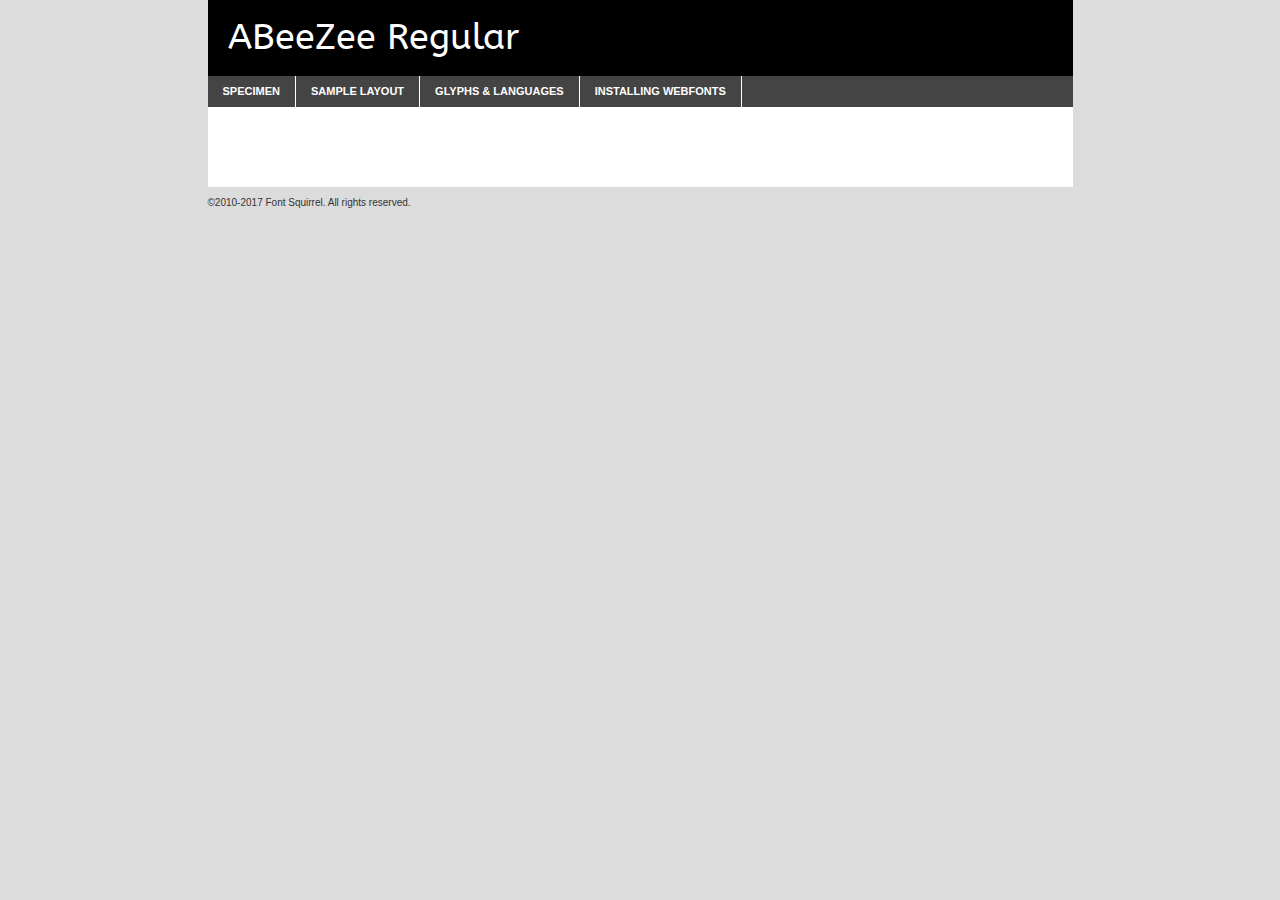
<file: fonts/webfontkit-20240824-224624/abeezee-regular-demo.html>
<!DOCTYPE html PUBLIC "-//W3C//DTD XHTML 1.0 Transitional//EN"
        "http://www.w3.org/TR/xhtml1/DTD/xhtml1-transitional.dtd">

<html xmlns="http://www.w3.org/1999/xhtml" xml:lang="en" lang="en">
<head>
    <meta http-equiv="Content-Type" content="text/html; charset=utf-8"/>
    <script src="http://ajax.googleapis.com/ajax/libs/jquery/1.7.2/jquery.min.js" type="text/javascript" charset="utf-8"></script>
    <script type="text/javascript">
		(function($) {
			$.fn.easyTabs = function(option) {
				var param = jQuery.extend({ fadeSpeed: 'fast', defaultContent: 1, activeClass: 'active' }, option);
				$(this).each(function() {
					var thisId = '#' + this.id;
					if ( param.defaultContent == '' )
					{
						param.defaultContent = 1;
					}
					if ( typeof param.defaultContent == 'number' )
					{
						var defaultTab = $(thisId + ' .tabs li:eq(' + (param.defaultContent - 1) + ') a').attr('href').substr(1);
					}
					else
					{
						var defaultTab = param.defaultContent;
					}
					$(thisId + ' .tabs li a').each(function() {
						var tabToHide = $(this).attr('href').substr(1);
						$('#' + tabToHide).addClass('easytabs-tab-content');
					});
					hideAll();
					changeContent(defaultTab);

					function hideAll() {$(thisId + ' .easytabs-tab-content').hide();}

					function changeContent(tabId)
					{
						hideAll();
						$(thisId + ' .tabs li').removeClass(param.activeClass);
						$(thisId + ' .tabs li a[href=#' + tabId + ']').closest('li').addClass(param.activeClass);
						if ( param.fadeSpeed != 'none' )
						{
							$(thisId + ' #' + tabId).fadeIn(param.fadeSpeed);
						}
						else
						{
							$(thisId + ' #' + tabId).show();
						}
					}

					$(thisId + ' .tabs li').click(function() {
						var tabId = $(this).find('a').attr('href').substr(1);
						changeContent(tabId);
						return false;
					});
				});
			}
		})(jQuery);
    </script>
    <link rel="stylesheet" href="specimen_files/specimen_stylesheet.css" type="text/css" charset="utf-8"/>
    <link rel="stylesheet" href="stylesheet.css" type="text/css" charset="utf-8"/>

    <style type="text/css">
        		body {
			font-family: 'abeezeeregular';
        		}

            </style>

    <title>ABeeZee Regular Specimen</title>


    <script type="text/javascript" charset="utf-8">
		$(document).ready(function() {
			$('#container').easyTabs({ defaultContent: 1 });
		});
    </script>
</head>

<body>
<div id="container">
    <div id="header">
		ABeeZee Regular    </div>
    <ul class="tabs">
        <li><a href="#specimen">Specimen</a></li>
        <li><a href="#layout">Sample Layout</a></li>
		        <li><a href="#glyphs">Glyphs &amp; Languages</a></li>
        <li><a href="#installing">Installing Webfonts</a></li>

    </ul>

    <div id="main_content">


        <div id="specimen">

            <div class="section">
                <div class="grid12 firstcol">
                    <div class="huge">AaBb</div>
                </div>
            </div>

            <div class="section">
                <div class="glyph_range">A&#x200B;B&#x200b;C&#x200b;D&#x200b;E&#x200b;F&#x200b;G&#x200b;H&#x200b;I&#x200b;J&#x200b;K&#x200b;L&#x200b;M&#x200b;N&#x200b;O&#x200b;P&#x200b;Q&#x200b;R&#x200b;S&#x200b;T&#x200b;U&#x200b;V&#x200b;W&#x200b;X&#x200b;Y&#x200b;Z&#x200b;a&#x200b;b&#x200b;c&#x200b;d&#x200b;e&#x200b;f&#x200b;g&#x200b;h&#x200b;i&#x200b;j&#x200b;k&#x200b;l&#x200b;m&#x200b;n&#x200b;o&#x200b;p&#x200b;q&#x200b;r&#x200b;s&#x200b;t&#x200b;u&#x200b;v&#x200b;w&#x200b;x&#x200b;y&#x200b;z&#x200b;1&#x200b;2&#x200b;3&#x200b;4&#x200b;5&#x200b;6&#x200b;7&#x200b;8&#x200b;9&#x200b;0&#x200b;&amp;&#x200b;.&#x200b;,&#x200b;?&#x200b;!&#x200b;&#64;&#x200b;(&#x200b;)&#x200b;#&#x200b;$&#x200b;%&#x200b;*&#x200b;+&#x200b;-&#x200b;=&#x200b;:&#x200b;;</div>
            </div>
            <div class="section">
                <div class="grid12 firstcol">
                    <table class="sample_table">
                        <tr>
                            <td>10</td>
                            <td class="size10">abcdefghijklmnopqrstuvwxyzABCDEFGHIJKLMNOPQRSTUVWXYZ0123456789abcdefghijklmnopqrstuvwxyzABCDEFGHIJKLMNOPQRSTUVWXYZ0123456789abcdefghijklmnopqrstuvwxyzABCDEFGHIJKLMNOPQRSTUVWXYZ</td>
                        </tr>
                        <tr>
                            <td>11</td>
                            <td class="size11">abcdefghijklmnopqrstuvwxyzABCDEFGHIJKLMNOPQRSTUVWXYZ0123456789abcdefghijklmnopqrstuvwxyzABCDEFGHIJKLMNOPQRSTUVWXYZ0123456789abcdefghijklmnopqrstuvwxyzABCDEFGHIJKLMNOPQRSTUVWXYZ</td>
                        </tr>
                        <tr>
                            <td>12</td>
                            <td class="size12">abcdefghijklmnopqrstuvwxyzABCDEFGHIJKLMNOPQRSTUVWXYZ0123456789abcdefghijklmnopqrstuvwxyzABCDEFGHIJKLMNOPQRSTUVWXYZ0123456789abcdefghijklmnopqrstuvwxyzABCDEFGHIJKLMNOPQRSTUVWXYZ</td>
                        </tr>
                        <tr>
                            <td>13</td>
                            <td class="size13">abcdefghijklmnopqrstuvwxyzABCDEFGHIJKLMNOPQRSTUVWXYZ0123456789abcdefghijklmnopqrstuvwxyzABCDEFGHIJKLMNOPQRSTUVWXYZ0123456789abcdefghijklmnopqrstuvwxyzABCDEFGHIJKLMNOPQRSTUVWXYZ</td>
                        </tr>
                        <tr>
                            <td>14</td>
                            <td class="size14">abcdefghijklmnopqrstuvwxyzABCDEFGHIJKLMNOPQRSTUVWXYZ0123456789abcdefghijklmnopqrstuvwxyzABCDEFGHIJKLMNOPQRSTUVWXYZ0123456789abcdefghijklmnopqrstuvwxyzABCDEFGHIJKLMNOPQRSTUVWXYZ</td>
                        </tr>
                        <tr>
                            <td>16</td>
                            <td class="size16">abcdefghijklmnopqrstuvwxyzABCDEFGHIJKLMNOPQRSTUVWXYZ0123456789abcdefghijklmnopqrstuvwxyzABCDEFGHIJKLMNOPQRSTUVWXYZ</td>
                        </tr>
                        <tr>
                            <td>18</td>
                            <td class="size18">abcdefghijklmnopqrstuvwxyzABCDEFGHIJKLMNOPQRSTUVWXYZ0123456789abcdefghijklmnopqrstuvwxyzABCDEFGHIJKLMNOPQRSTUVWXYZ</td>
                        </tr>
                        <tr>
                            <td>20</td>
                            <td class="size20">abcdefghijklmnopqrstuvwxyzABCDEFGHIJKLMNOPQRSTUVWXYZ0123456789abcdefghijklmnopqrstuvwxyzABCDEFGHIJKLMNOPQRSTUVWXYZ</td>
                        </tr>
                        <tr>
                            <td>24</td>
                            <td class="size24">abcdefghijklmnopqrstuvwxyzABCDEFGHIJKLMNOPQRSTUVWXYZ0123456789abcdefghijklmnopqrstuvwxyzABCDEFGHIJKLMNOPQRSTUVWXYZ</td>
                        </tr>
                        <tr>
                            <td>30</td>
                            <td class="size30">abcdefghijklmnopqrstuvwxyzABCDEFGHIJKLMNOPQRSTUVWXYZ0123456789abcdefghijklmnopqrstuvwxyzABCDEFGHIJKLMNOPQRSTUVWXYZ</td>
                        </tr>
                        <tr>
                            <td>36</td>
                            <td class="size36">abcdefghijklmnopqrstuvwxyzABCDEFGHIJKLMNOPQRSTUVWXYZ0123456789abcdefghijklmnopqrstuvwxyzABCDEFGHIJKLMNOPQRSTUVWXYZ</td>
                        </tr>
                        <tr>
                            <td>48</td>
                            <td class="size48">abcdefghijklmnopqrstuvwxyzABCDEFGHIJKLMNOPQRSTUVWXYZ0123456789abcdefghijklmnopqrstuvwxyzABCDEFGHIJKLMNOPQRSTUVWXYZ</td>
                        </tr>
                        <tr>
                            <td>60</td>
                            <td class="size60">abcdefghijklmnopqrstuvwxyzABCDEFGHIJKLMNOPQRSTUVWXYZ0123456789abcdefghijklmnopqrstuvwxyzABCDEFGHIJKLMNOPQRSTUVWXYZ</td>
                        </tr>
                        <tr>
                            <td>72</td>
                            <td class="size72">abcdefghijklmnopqrstuvwxyzABCDEFGHIJKLMNOPQRSTUVWXYZ0123456789abcdefghijklmnopqrstuvwxyzABCDEFGHIJKLMNOPQRSTUVWXYZ</td>
                        </tr>
                        <tr>
                            <td>90</td>
                            <td class="size90">abcdefghijklmnopqrstuvwxyzABCDEFGHIJKLMNOPQRSTUVWXYZ0123456789abcdefghijklmnopqrstuvwxyzABCDEFGHIJKLMNOPQRSTUVWXYZ</td>
                        </tr>
                    </table>

                </div>

            </div>


            <div class="section" id="bodycomparison">


                <div id="xheight">
                    <div class="fontbody">&#x25FC;&#x25FC;&#x25FC;&#x25FC;&#x25FC;&#x25FC;&#x25FC;&#x25FC;&#x25FC;&#x25FC;&#x25FC;&#x25FC;&#x25FC;&#x25FC;&#x25FC;&#x25FC;&#x25FC;&#x25FC;&#x25FC;&#x25FC;&#x25FC;&#x25FC;&#x25FC;&#x25FC;&#x25FC;&#x25FC;&#x25FC;&#x25FC;&#x25FC;&#x25FC;&#x25FC;&#x25FC;&#x25FC;&#x25FC;&#x25FC;&#x25FC;&#x25FC;&#x25FC;&#x25FC;&#x25FC;&#x25FC;&#x25FC;&#x25FC;&#x25FC;&#x25FC;&#x25FC;&#x25FC;&#x25FC;&#x25FC;&#x25FC;&#x25FC;&#x25FC;&#x25FC;&#x25FC;&#x25FC;&#x25FC;&#x25FC;&#x25FC;&#x25FC;&#x25FC;&#x25FC;&#x25FC;&#x25FC;&#x25FC;&#x25FC;&#x25FC;&#x25FC;&#x25FC;&#x25FC;&#x25FC;&#x25FC;&#x25FC;&#x25FC;&#x25FC;&#x25FC;&#x25FC;&#x25FC;&#x25FC;&#x25FC;&#x25FC;&#x25FC;&#x25FC;&#x25FC;&#x25FC;&#x25FC;&#x25FC;&#x25FC;&#x25FC;&#x25FC;&#x25FC;&#x25FC;&#x25FC;&#x25FC;&#x25FC;&#x25FC;&#x25FC;&#x25FC;&#x25FC;&#x25FC;body</div>
                    <div class="arialbody">body</div>
                    <div class="verdanabody">body</div>
                    <div class="georgiabody">body</div>
                </div>
                <div class="fontbody" style="z-index:1">
                    body<span>ABeeZee Regular</span>
                </div>
                <div class="arialbody" style="z-index:1">
                    body<span>Arial</span>
                </div>
                <div class="verdanabody" style="z-index:1">
                    body<span>Verdana</span>
                </div>
                <div class="georgiabody" style="z-index:1">
                    body<span>Georgia</span>
                </div>


            </div>


            <div class="section psample psample_row1" id="">

                <div class="grid2 firstcol">
                    <p class="size10"><span>10.</span>Aenean lacinia bibendum nulla sed consectetur. Fusce dapibus, tellus ac cursus commodo, tortor mauris condimentum nibh, ut fermentum massa justo sit amet risus. Nullam id dolor id nibh ultricies vehicula ut id elit. Cum sociis natoque penatibus et magnis dis parturient montes, nascetur ridiculus mus. Nulla vitae elit libero, a pharetra augue.</p>

                </div>
                <div class="grid3">
                    <p class="size11"><span>11.</span>Aenean lacinia bibendum nulla sed consectetur. Fusce dapibus, tellus ac cursus commodo, tortor mauris condimentum nibh, ut fermentum massa justo sit amet risus. Nullam id dolor id nibh ultricies vehicula ut id elit. Cum sociis natoque penatibus et magnis dis parturient montes, nascetur ridiculus mus. Nulla vitae elit libero, a pharetra augue.</p>

                </div>
                <div class="grid3">
                    <p class="size12"><span>12.</span>Aenean lacinia bibendum nulla sed consectetur. Fusce dapibus, tellus ac cursus commodo, tortor mauris condimentum nibh, ut fermentum massa justo sit amet risus. Nullam id dolor id nibh ultricies vehicula ut id elit. Cum sociis natoque penatibus et magnis dis parturient montes, nascetur ridiculus mus. Nulla vitae elit libero, a pharetra augue.</p>

                </div>
                <div class="grid4">
                    <p class="size13"><span>13.</span>Aenean lacinia bibendum nulla sed consectetur. Fusce dapibus, tellus ac cursus commodo, tortor mauris condimentum nibh, ut fermentum massa justo sit amet risus. Nullam id dolor id nibh ultricies vehicula ut id elit. Cum sociis natoque penatibus et magnis dis parturient montes, nascetur ridiculus mus. Nulla vitae elit libero, a pharetra augue.</p>

                </div>
                <div class="white_blend"></div>

            </div>
            <div class="section psample psample_row2" id="">
                <div class="grid3 firstcol">
                    <p class="size14"><span>14.</span>Aenean lacinia bibendum nulla sed consectetur. Fusce dapibus, tellus ac cursus commodo, tortor mauris condimentum nibh, ut fermentum massa justo sit amet risus. Nullam id dolor id nibh ultricies vehicula ut id elit. Cum sociis natoque penatibus et magnis dis parturient montes, nascetur ridiculus mus. Nulla vitae elit libero, a pharetra augue.</p>

                </div>
                <div class="grid4">
                    <p class="size16"><span>16.</span>Aenean lacinia bibendum nulla sed consectetur. Fusce dapibus, tellus ac cursus commodo, tortor mauris condimentum nibh, ut fermentum massa justo sit amet risus. Nullam id dolor id nibh ultricies vehicula ut id elit. Cum sociis natoque penatibus et magnis dis parturient montes, nascetur ridiculus mus. Nulla vitae elit libero, a pharetra augue.</p>

                </div>
                <div class="grid5">
                    <p class="size18"><span>18.</span>Aenean lacinia bibendum nulla sed consectetur. Fusce dapibus, tellus ac cursus commodo, tortor mauris condimentum nibh, ut fermentum massa justo sit amet risus. Nullam id dolor id nibh ultricies vehicula ut id elit. Cum sociis natoque penatibus et magnis dis parturient montes, nascetur ridiculus mus. Nulla vitae elit libero, a pharetra augue.</p>

                </div>

                <div class="white_blend"></div>

            </div>

            <div class="section psample psample_row3" id="">
                <div class="grid5 firstcol">
                    <p class="size20"><span>20.</span>Aenean lacinia bibendum nulla sed consectetur. Fusce dapibus, tellus ac cursus commodo, tortor mauris condimentum nibh, ut fermentum massa justo sit amet risus. Nullam id dolor id nibh ultricies vehicula ut id elit. Cum sociis natoque penatibus et magnis dis parturient montes, nascetur ridiculus mus. Nulla vitae elit libero, a pharetra augue.</p>
                </div>
                <div class="grid7">
                    <p class="size24"><span>24.</span>Aenean lacinia bibendum nulla sed consectetur. Fusce dapibus, tellus ac cursus commodo, tortor mauris condimentum nibh, ut fermentum massa justo sit amet risus. Nullam id dolor id nibh ultricies vehicula ut id elit. Cum sociis natoque penatibus et magnis dis parturient montes, nascetur ridiculus mus. Nulla vitae elit libero, a pharetra augue.</p>
                </div>

                <div class="white_blend"></div>

            </div>

            <div class="section psample psample_row4" id="">
                <div class="grid12 firstcol">
                    <p class="size30"><span>30.</span>Aenean lacinia bibendum nulla sed consectetur. Fusce dapibus, tellus ac cursus commodo, tortor mauris condimentum nibh, ut fermentum massa justo sit amet risus. Nullam id dolor id nibh ultricies vehicula ut id elit. Cum sociis natoque penatibus et magnis dis parturient montes, nascetur ridiculus mus. Nulla vitae elit libero, a pharetra augue.</p>
                </div>
                <div class="white_blend"></div>

            </div>


            <div class="section psample psample_row1 fullreverse">
                <div class="grid2 firstcol">
                    <p class="size10"><span>10.</span>Aenean lacinia bibendum nulla sed consectetur. Fusce dapibus, tellus ac cursus commodo, tortor mauris condimentum nibh, ut fermentum massa justo sit amet risus. Nullam id dolor id nibh ultricies vehicula ut id elit. Cum sociis natoque penatibus et magnis dis parturient montes, nascetur ridiculus mus. Nulla vitae elit libero, a pharetra augue.</p>

                </div>
                <div class="grid3">
                    <p class="size11"><span>11.</span>Aenean lacinia bibendum nulla sed consectetur. Fusce dapibus, tellus ac cursus commodo, tortor mauris condimentum nibh, ut fermentum massa justo sit amet risus. Nullam id dolor id nibh ultricies vehicula ut id elit. Cum sociis natoque penatibus et magnis dis parturient montes, nascetur ridiculus mus. Nulla vitae elit libero, a pharetra augue.</p>

                </div>
                <div class="grid3">
                    <p class="size12"><span>12.</span>Aenean lacinia bibendum nulla sed consectetur. Fusce dapibus, tellus ac cursus commodo, tortor mauris condimentum nibh, ut fermentum massa justo sit amet risus. Nullam id dolor id nibh ultricies vehicula ut id elit. Cum sociis natoque penatibus et magnis dis parturient montes, nascetur ridiculus mus. Nulla vitae elit libero, a pharetra augue.</p>

                </div>
                <div class="grid4">
                    <p class="size13"><span>13.</span>Aenean lacinia bibendum nulla sed consectetur. Fusce dapibus, tellus ac cursus commodo, tortor mauris condimentum nibh, ut fermentum massa justo sit amet risus. Nullam id dolor id nibh ultricies vehicula ut id elit. Cum sociis natoque penatibus et magnis dis parturient montes, nascetur ridiculus mus. Nulla vitae elit libero, a pharetra augue.</p>

                </div>
                <div class="black_blend"></div>

            </div>

            <div class="section psample psample_row2 fullreverse">
                <div class="grid3 firstcol">
                    <p class="size14"><span>14.</span>Aenean lacinia bibendum nulla sed consectetur. Fusce dapibus, tellus ac cursus commodo, tortor mauris condimentum nibh, ut fermentum massa justo sit amet risus. Nullam id dolor id nibh ultricies vehicula ut id elit. Cum sociis natoque penatibus et magnis dis parturient montes, nascetur ridiculus mus. Nulla vitae elit libero, a pharetra augue.</p>

                </div>
                <div class="grid4">
                    <p class="size16"><span>16.</span>Aenean lacinia bibendum nulla sed consectetur. Fusce dapibus, tellus ac cursus commodo, tortor mauris condimentum nibh, ut fermentum massa justo sit amet risus. Nullam id dolor id nibh ultricies vehicula ut id elit. Cum sociis natoque penatibus et magnis dis parturient montes, nascetur ridiculus mus. Nulla vitae elit libero, a pharetra augue.</p>

                </div>
                <div class="grid5">
                    <p class="size18"><span>18.</span>Aenean lacinia bibendum nulla sed consectetur. Fusce dapibus, tellus ac cursus commodo, tortor mauris condimentum nibh, ut fermentum massa justo sit amet risus. Nullam id dolor id nibh ultricies vehicula ut id elit. Cum sociis natoque penatibus et magnis dis parturient montes, nascetur ridiculus mus. Nulla vitae elit libero, a pharetra augue.</p>

                </div>
                <div class="black_blend"></div>

            </div>

            <div class="section psample fullreverse psample_row3" id="">
                <div class="grid5 firstcol">
                    <p class="size20"><span>20.</span>Aenean lacinia bibendum nulla sed consectetur. Fusce dapibus, tellus ac cursus commodo, tortor mauris condimentum nibh, ut fermentum massa justo sit amet risus. Nullam id dolor id nibh ultricies vehicula ut id elit. Cum sociis natoque penatibus et magnis dis parturient montes, nascetur ridiculus mus. Nulla vitae elit libero, a pharetra augue.</p>
                </div>
                <div class="grid7">
                    <p class="size24"><span>24.</span>Aenean lacinia bibendum nulla sed consectetur. Fusce dapibus, tellus ac cursus commodo, tortor mauris condimentum nibh, ut fermentum massa justo sit amet risus. Nullam id dolor id nibh ultricies vehicula ut id elit. Cum sociis natoque penatibus et magnis dis parturient montes, nascetur ridiculus mus. Nulla vitae elit libero, a pharetra augue.</p>
                </div>

                <div class="black_blend"></div>

            </div>

            <div class="section psample fullreverse psample_row4" id="" style="border-bottom: 20px #000 solid;">
                <div class="grid12 firstcol">
                    <p class="size30"><span>30.</span>Aenean lacinia bibendum nulla sed consectetur. Fusce dapibus, tellus ac cursus commodo, tortor mauris condimentum nibh, ut fermentum massa justo sit amet risus. Nullam id dolor id nibh ultricies vehicula ut id elit. Cum sociis natoque penatibus et magnis dis parturient montes, nascetur ridiculus mus. Nulla vitae elit libero, a pharetra augue.</p>
                </div>
                <div class="black_blend"></div>

            </div>


        </div>

        <div id="layout">

            <div class="section">

                <div class="grid12 firstcol">
                    <h1>Lorem Ipsum Dolor</h1>
                    <h2>Etiam porta sem malesuada magna mollis euismod</h2>

                    <p class="byline">By <a href="#link">Aenean Lacinia</a></p>
                </div>
            </div>
            <div class="section">
                <div class="grid8 firstcol">
                    <p class="large">Donec sed odio dui. Morbi leo risus, porta ac consectetur ac, vestibulum at eros. Fusce dapibus, tellus ac cursus commodo, tortor mauris condimentum nibh, ut fermentum massa justo sit amet risus. </p>


                    <h3>Pellentesque ornare sem</h3>

                    <p>Maecenas sed diam eget risus varius blandit sit amet non magna. Maecenas faucibus mollis interdum. Donec ullamcorper nulla non metus auctor fringilla. Nullam id dolor id nibh ultricies vehicula ut id elit. Nullam id dolor id nibh ultricies vehicula ut id elit. </p>

                    <p>Aenean eu leo quam. Pellentesque ornare sem lacinia quam venenatis vestibulum. Lorem ipsum dolor sit amet, consectetur adipiscing elit. Cum sociis natoque penatibus et magnis dis parturient montes, nascetur ridiculus mus. </p>

                    <p>Nulla vitae elit libero, a pharetra augue. Praesent commodo cursus magna, vel scelerisque nisl consectetur et. Aenean lacinia bibendum nulla sed consectetur. </p>

                    <p>Nullam quis risus eget urna mollis ornare vel eu leo. Nullam quis risus eget urna mollis ornare vel eu leo. Maecenas sed diam eget risus varius blandit sit amet non magna. Donec ullamcorper nulla non metus auctor fringilla. </p>

                    <h3>Cras mattis consectetur</h3>

                    <p>Aenean eu leo quam. Pellentesque ornare sem lacinia quam venenatis vestibulum. Aenean lacinia bibendum nulla sed consectetur. Integer posuere erat a ante venenatis dapibus posuere velit aliquet. Cras mattis consectetur purus sit amet fermentum. </p>

                    <p>Nullam id dolor id nibh ultricies vehicula ut id elit. Nullam quis risus eget urna mollis ornare vel eu leo. Cras mattis consectetur purus sit amet fermentum.</p>
                </div>

                <div class="grid4 sidebar">

                    <div class="box reverse">
                        <p class="last">Nullam quis risus eget urna mollis ornare vel eu leo. Donec ullamcorper nulla non metus auctor fringilla. Cras mattis consectetur purus sit amet fermentum. Sed posuere consectetur est at lobortis. Lorem ipsum dolor sit amet, consectetur adipiscing elit. </p>
                    </div>

                    <p class="caption">Maecenas sed diam eget risus varius.</p>

                    <p>Vestibulum id ligula porta felis euismod semper. Integer posuere erat a ante venenatis dapibus posuere velit aliquet. Vestibulum id ligula porta felis euismod semper. Sed posuere consectetur est at lobortis. Maecenas sed diam eget risus varius blandit sit amet non magna. Fusce dapibus, tellus ac cursus commodo, tortor mauris condimentum nibh, ut fermentum massa justo sit amet risus. </p>


                    <p>Duis mollis, est non commodo luctus, nisi erat porttitor ligula, eget lacinia odio sem nec elit. Aenean lacinia bibendum nulla sed consectetur. Vivamus sagittis lacus vel augue laoreet rutrum faucibus dolor auctor. Aenean lacinia bibendum nulla sed consectetur. Nullam quis risus eget urna mollis ornare vel eu leo. </p>

                    <p>Praesent commodo cursus magna, vel scelerisque nisl consectetur et. Donec ullamcorper nulla non metus auctor fringilla. Maecenas faucibus mollis interdum. Fusce dapibus, tellus ac cursus commodo, tortor mauris condimentum nibh, ut fermentum massa justo sit amet risus. </p>

                </div>
            </div>

        </div>


		

        <div id="glyphs">
            <div class="section">
                <div class="grid12 firstcol">

                    <h1>Language Support</h1>
                    <p>The subset of ABeeZee Regular in this kit supports the following languages:<br/>

						Albanian, Basque, Breton, Chamorro, Danish, English, Faroese, Finnish, Frisian, Galician, German, Icelandic, Italian, Malagasy, Norwegian, Portuguese, Spanish, Alsatian, Aragonese, Arapaho, Arrernte, Asturian, Aymara, Bislama, Cebuano, Corsican, Fijian, French_creole, Genoese, Gilbertese, Greenlandic, Haitian_creole, Hiligaynon, Hmong, Hopi, Ibanag, Iloko_ilokano, Indonesian, Interglossa_glosa, Interlingua, Irish_gaelic, Jerriais, Lojban, Lombard, Luxembourgeois, Manx, Mohawk, Norfolk_pitcairnese, Occitan, Oromo, Pangasinan, Papiamento, Piedmontese, Potawatomi, Rhaeto-romance, Romansh, Rotokas, Sami_lule, Samoan, Sardinian, Scots_gaelic, Seychelles_creole, Shona, Sicilian, Somali, Southern_ndebele, Swahili, Swati_swazi, Tagalog_filipino_pilipino, Tetum, Tok_pisin, Uyghur_latinized, Volapuk, Walloon, Warlpiri, Xhosa, Yapese, Zulu, Latinbasic, Ubasic, Demo                    </p>
                    <h1>Glyph Chart</h1>
                    <p>The subset of ABeeZee Regular in this kit includes all the glyphs listed below. Unicode entities are included above each glyph to help you insert individual characters into your layout.</p>
                    <div id="glyph_chart">

																																	                                <div><p>&amp;#1;</p>&#1;</div>
																				                                <div><p>&amp;#2;</p>&#2;</div>
																				                                <div><p>&amp;#3;</p>&#3;</div>
																				                                <div><p>&amp;#4;</p>&#4;</div>
																				                                <div><p>&amp;#5;</p>&#5;</div>
																				                                <div><p>&amp;#6;</p>&#6;</div>
																				                                <div><p>&amp;#7;</p>&#7;</div>
																				                                <div><p>&amp;#8;</p>&#8;</div>
																				                                <div><p>&amp;#9;</p>&#9;</div>
																				                                <div><p>&amp;#13;</p>&#13;</div>
																				                                <div><p>&amp;#16;</p>&#16;</div>
																				                                <div><p>&amp;#17;</p>&#17;</div>
																				                                <div><p>&amp;#18;</p>&#18;</div>
																				                                <div><p>&amp;#19;</p>&#19;</div>
																				                                <div><p>&amp;#20;</p>&#20;</div>
																				                                <div><p>&amp;#21;</p>&#21;</div>
																				                                <div><p>&amp;#22;</p>&#22;</div>
																				                                <div><p>&amp;#23;</p>&#23;</div>
																				                                <div><p>&amp;#24;</p>&#24;</div>
																				                                <div><p>&amp;#25;</p>&#25;</div>
																				                                <div><p>&amp;#32;</p>&#32;</div>
																				                                <div><p>&amp;#33;</p>&#33;</div>
																				                                <div><p>&amp;#34;</p>&#34;</div>
																				                                <div><p>&amp;#35;</p>&#35;</div>
																				                                <div><p>&amp;#36;</p>&#36;</div>
																				                                <div><p>&amp;#37;</p>&#37;</div>
																				                                <div><p>&amp;#38;</p>&#38;</div>
																				                                <div><p>&amp;#39;</p>&#39;</div>
																				                                <div><p>&amp;#40;</p>&#40;</div>
																				                                <div><p>&amp;#41;</p>&#41;</div>
																				                                <div><p>&amp;#42;</p>&#42;</div>
																				                                <div><p>&amp;#43;</p>&#43;</div>
																				                                <div><p>&amp;#44;</p>&#44;</div>
																				                                <div><p>&amp;#45;</p>&#45;</div>
																				                                <div><p>&amp;#46;</p>&#46;</div>
																				                                <div><p>&amp;#47;</p>&#47;</div>
																				                                <div><p>&amp;#48;</p>&#48;</div>
																				                                <div><p>&amp;#49;</p>&#49;</div>
																				                                <div><p>&amp;#50;</p>&#50;</div>
																				                                <div><p>&amp;#51;</p>&#51;</div>
																				                                <div><p>&amp;#52;</p>&#52;</div>
																				                                <div><p>&amp;#53;</p>&#53;</div>
																				                                <div><p>&amp;#54;</p>&#54;</div>
																				                                <div><p>&amp;#55;</p>&#55;</div>
																				                                <div><p>&amp;#56;</p>&#56;</div>
																				                                <div><p>&amp;#57;</p>&#57;</div>
																				                                <div><p>&amp;#58;</p>&#58;</div>
																				                                <div><p>&amp;#59;</p>&#59;</div>
																				                                <div><p>&amp;#60;</p>&#60;</div>
																				                                <div><p>&amp;#61;</p>&#61;</div>
																				                                <div><p>&amp;#62;</p>&#62;</div>
																				                                <div><p>&amp;#63;</p>&#63;</div>
																				                                <div><p>&amp;#64;</p>&#64;</div>
																				                                <div><p>&amp;#65;</p>&#65;</div>
																				                                <div><p>&amp;#66;</p>&#66;</div>
																				                                <div><p>&amp;#67;</p>&#67;</div>
																				                                <div><p>&amp;#68;</p>&#68;</div>
																				                                <div><p>&amp;#69;</p>&#69;</div>
																				                                <div><p>&amp;#70;</p>&#70;</div>
																				                                <div><p>&amp;#71;</p>&#71;</div>
																				                                <div><p>&amp;#72;</p>&#72;</div>
																				                                <div><p>&amp;#73;</p>&#73;</div>
																				                                <div><p>&amp;#74;</p>&#74;</div>
																				                                <div><p>&amp;#75;</p>&#75;</div>
																				                                <div><p>&amp;#76;</p>&#76;</div>
																				                                <div><p>&amp;#77;</p>&#77;</div>
																				                                <div><p>&amp;#78;</p>&#78;</div>
																				                                <div><p>&amp;#79;</p>&#79;</div>
																				                                <div><p>&amp;#80;</p>&#80;</div>
																				                                <div><p>&amp;#81;</p>&#81;</div>
																				                                <div><p>&amp;#82;</p>&#82;</div>
																				                                <div><p>&amp;#83;</p>&#83;</div>
																				                                <div><p>&amp;#84;</p>&#84;</div>
																				                                <div><p>&amp;#85;</p>&#85;</div>
																				                                <div><p>&amp;#86;</p>&#86;</div>
																				                                <div><p>&amp;#87;</p>&#87;</div>
																				                                <div><p>&amp;#88;</p>&#88;</div>
																				                                <div><p>&amp;#89;</p>&#89;</div>
																				                                <div><p>&amp;#90;</p>&#90;</div>
																				                                <div><p>&amp;#91;</p>&#91;</div>
																				                                <div><p>&amp;#92;</p>&#92;</div>
																				                                <div><p>&amp;#93;</p>&#93;</div>
																				                                <div><p>&amp;#94;</p>&#94;</div>
																				                                <div><p>&amp;#95;</p>&#95;</div>
																				                                <div><p>&amp;#96;</p>&#96;</div>
																				                                <div><p>&amp;#97;</p>&#97;</div>
																				                                <div><p>&amp;#98;</p>&#98;</div>
																				                                <div><p>&amp;#99;</p>&#99;</div>
																				                                <div><p>&amp;#100;</p>&#100;</div>
																				                                <div><p>&amp;#101;</p>&#101;</div>
																				                                <div><p>&amp;#102;</p>&#102;</div>
																				                                <div><p>&amp;#103;</p>&#103;</div>
																				                                <div><p>&amp;#104;</p>&#104;</div>
																				                                <div><p>&amp;#105;</p>&#105;</div>
																				                                <div><p>&amp;#106;</p>&#106;</div>
																				                                <div><p>&amp;#107;</p>&#107;</div>
																				                                <div><p>&amp;#108;</p>&#108;</div>
																				                                <div><p>&amp;#109;</p>&#109;</div>
																				                                <div><p>&amp;#110;</p>&#110;</div>
																				                                <div><p>&amp;#111;</p>&#111;</div>
																				                                <div><p>&amp;#112;</p>&#112;</div>
																				                                <div><p>&amp;#113;</p>&#113;</div>
																				                                <div><p>&amp;#114;</p>&#114;</div>
																				                                <div><p>&amp;#115;</p>&#115;</div>
																				                                <div><p>&amp;#116;</p>&#116;</div>
																				                                <div><p>&amp;#117;</p>&#117;</div>
																				                                <div><p>&amp;#118;</p>&#118;</div>
																				                                <div><p>&amp;#119;</p>&#119;</div>
																				                                <div><p>&amp;#120;</p>&#120;</div>
																				                                <div><p>&amp;#121;</p>&#121;</div>
																				                                <div><p>&amp;#122;</p>&#122;</div>
																				                                <div><p>&amp;#123;</p>&#123;</div>
																				                                <div><p>&amp;#124;</p>&#124;</div>
																				                                <div><p>&amp;#125;</p>&#125;</div>
																				                                <div><p>&amp;#126;</p>&#126;</div>
																				                                <div><p>&amp;#160;</p>&#160;</div>
																				                                <div><p>&amp;#161;</p>&#161;</div>
																				                                <div><p>&amp;#162;</p>&#162;</div>
																				                                <div><p>&amp;#163;</p>&#163;</div>
																				                                <div><p>&amp;#164;</p>&#164;</div>
																				                                <div><p>&amp;#165;</p>&#165;</div>
																				                                <div><p>&amp;#166;</p>&#166;</div>
																				                                <div><p>&amp;#167;</p>&#167;</div>
																				                                <div><p>&amp;#168;</p>&#168;</div>
																				                                <div><p>&amp;#169;</p>&#169;</div>
																				                                <div><p>&amp;#170;</p>&#170;</div>
																				                                <div><p>&amp;#171;</p>&#171;</div>
																				                                <div><p>&amp;#172;</p>&#172;</div>
																				                                <div><p>&amp;#173;</p>&#173;</div>
																				                                <div><p>&amp;#174;</p>&#174;</div>
																				                                <div><p>&amp;#175;</p>&#175;</div>
																				                                <div><p>&amp;#176;</p>&#176;</div>
																				                                <div><p>&amp;#177;</p>&#177;</div>
																				                                <div><p>&amp;#178;</p>&#178;</div>
																				                                <div><p>&amp;#179;</p>&#179;</div>
																				                                <div><p>&amp;#180;</p>&#180;</div>
																				                                <div><p>&amp;#181;</p>&#181;</div>
																				                                <div><p>&amp;#182;</p>&#182;</div>
																				                                <div><p>&amp;#183;</p>&#183;</div>
																				                                <div><p>&amp;#184;</p>&#184;</div>
																				                                <div><p>&amp;#185;</p>&#185;</div>
																				                                <div><p>&amp;#186;</p>&#186;</div>
																				                                <div><p>&amp;#187;</p>&#187;</div>
																				                                <div><p>&amp;#188;</p>&#188;</div>
																				                                <div><p>&amp;#189;</p>&#189;</div>
																				                                <div><p>&amp;#190;</p>&#190;</div>
																				                                <div><p>&amp;#191;</p>&#191;</div>
																				                                <div><p>&amp;#192;</p>&#192;</div>
																				                                <div><p>&amp;#193;</p>&#193;</div>
																				                                <div><p>&amp;#194;</p>&#194;</div>
																				                                <div><p>&amp;#195;</p>&#195;</div>
																				                                <div><p>&amp;#196;</p>&#196;</div>
																				                                <div><p>&amp;#197;</p>&#197;</div>
																				                                <div><p>&amp;#198;</p>&#198;</div>
																				                                <div><p>&amp;#199;</p>&#199;</div>
																				                                <div><p>&amp;#200;</p>&#200;</div>
																				                                <div><p>&amp;#201;</p>&#201;</div>
																				                                <div><p>&amp;#202;</p>&#202;</div>
																				                                <div><p>&amp;#203;</p>&#203;</div>
																				                                <div><p>&amp;#204;</p>&#204;</div>
																				                                <div><p>&amp;#205;</p>&#205;</div>
																				                                <div><p>&amp;#206;</p>&#206;</div>
																				                                <div><p>&amp;#207;</p>&#207;</div>
																				                                <div><p>&amp;#208;</p>&#208;</div>
																				                                <div><p>&amp;#209;</p>&#209;</div>
																				                                <div><p>&amp;#210;</p>&#210;</div>
																				                                <div><p>&amp;#211;</p>&#211;</div>
																				                                <div><p>&amp;#212;</p>&#212;</div>
																				                                <div><p>&amp;#213;</p>&#213;</div>
																				                                <div><p>&amp;#214;</p>&#214;</div>
																				                                <div><p>&amp;#215;</p>&#215;</div>
																				                                <div><p>&amp;#216;</p>&#216;</div>
																				                                <div><p>&amp;#217;</p>&#217;</div>
																				                                <div><p>&amp;#218;</p>&#218;</div>
																				                                <div><p>&amp;#219;</p>&#219;</div>
																				                                <div><p>&amp;#220;</p>&#220;</div>
																				                                <div><p>&amp;#221;</p>&#221;</div>
																				                                <div><p>&amp;#222;</p>&#222;</div>
																				                                <div><p>&amp;#223;</p>&#223;</div>
																				                                <div><p>&amp;#224;</p>&#224;</div>
																				                                <div><p>&amp;#225;</p>&#225;</div>
																				                                <div><p>&amp;#226;</p>&#226;</div>
																				                                <div><p>&amp;#227;</p>&#227;</div>
																				                                <div><p>&amp;#228;</p>&#228;</div>
																				                                <div><p>&amp;#229;</p>&#229;</div>
																				                                <div><p>&amp;#230;</p>&#230;</div>
																				                                <div><p>&amp;#231;</p>&#231;</div>
																				                                <div><p>&amp;#232;</p>&#232;</div>
																				                                <div><p>&amp;#233;</p>&#233;</div>
																				                                <div><p>&amp;#234;</p>&#234;</div>
																				                                <div><p>&amp;#235;</p>&#235;</div>
																				                                <div><p>&amp;#236;</p>&#236;</div>
																				                                <div><p>&amp;#237;</p>&#237;</div>
																				                                <div><p>&amp;#238;</p>&#238;</div>
																				                                <div><p>&amp;#239;</p>&#239;</div>
																				                                <div><p>&amp;#240;</p>&#240;</div>
																				                                <div><p>&amp;#241;</p>&#241;</div>
																				                                <div><p>&amp;#242;</p>&#242;</div>
																				                                <div><p>&amp;#243;</p>&#243;</div>
																				                                <div><p>&amp;#244;</p>&#244;</div>
																				                                <div><p>&amp;#245;</p>&#245;</div>
																				                                <div><p>&amp;#246;</p>&#246;</div>
																				                                <div><p>&amp;#247;</p>&#247;</div>
																				                                <div><p>&amp;#248;</p>&#248;</div>
																				                                <div><p>&amp;#249;</p>&#249;</div>
																				                                <div><p>&amp;#250;</p>&#250;</div>
																				                                <div><p>&amp;#251;</p>&#251;</div>
																				                                <div><p>&amp;#252;</p>&#252;</div>
																				                                <div><p>&amp;#253;</p>&#253;</div>
																				                                <div><p>&amp;#254;</p>&#254;</div>
																				                                <div><p>&amp;#255;</p>&#255;</div>
																				                                <div><p>&amp;#338;</p>&#338;</div>
																				                                <div><p>&amp;#339;</p>&#339;</div>
																				                                <div><p>&amp;#710;</p>&#710;</div>
																				                                <div><p>&amp;#732;</p>&#732;</div>
																				                                <div><p>&amp;#8192;</p>&#8192;</div>
																				                                <div><p>&amp;#8193;</p>&#8193;</div>
																				                                <div><p>&amp;#8194;</p>&#8194;</div>
																				                                <div><p>&amp;#8195;</p>&#8195;</div>
																				                                <div><p>&amp;#8196;</p>&#8196;</div>
																				                                <div><p>&amp;#8197;</p>&#8197;</div>
																				                                <div><p>&amp;#8198;</p>&#8198;</div>
																				                                <div><p>&amp;#8199;</p>&#8199;</div>
																				                                <div><p>&amp;#8200;</p>&#8200;</div>
																				                                <div><p>&amp;#8201;</p>&#8201;</div>
																				                                <div><p>&amp;#8202;</p>&#8202;</div>
																				                                <div><p>&amp;#8208;</p>&#8208;</div>
																				                                <div><p>&amp;#8209;</p>&#8209;</div>
																				                                <div><p>&amp;#8210;</p>&#8210;</div>
																				                                <div><p>&amp;#8211;</p>&#8211;</div>
																				                                <div><p>&amp;#8212;</p>&#8212;</div>
																				                                <div><p>&amp;#8216;</p>&#8216;</div>
																				                                <div><p>&amp;#8217;</p>&#8217;</div>
																				                                <div><p>&amp;#8218;</p>&#8218;</div>
																				                                <div><p>&amp;#8220;</p>&#8220;</div>
																				                                <div><p>&amp;#8221;</p>&#8221;</div>
																				                                <div><p>&amp;#8222;</p>&#8222;</div>
																				                                <div><p>&amp;#8226;</p>&#8226;</div>
																				                                <div><p>&amp;#8239;</p>&#8239;</div>
																				                                <div><p>&amp;#8249;</p>&#8249;</div>
																				                                <div><p>&amp;#8250;</p>&#8250;</div>
																				                                <div><p>&amp;#8287;</p>&#8287;</div>
																				                                <div><p>&amp;#8364;</p>&#8364;</div>
																				                                <div><p>&amp;#9724;</p>&#9724;</div>
																																													                    </div>
                </div>


            </div>
        </div>


        <div id="specs">

        </div>

        <div id="installing">
            <div class="section">
                <div class="grid7 firstcol">
                    <h1>Installing Webfonts</h1>

                    <p>Webfonts are supported by all major browser platforms but not all in the same way. There are currently four different font formats that must be included in order to target all browsers. This includes TTF, WOFF, EOT and SVG.</p>

                    <h2>1. Upload your webfonts</h2>
                    <p>You must upload your webfont kit to your website. They should be in or near the same directory as your CSS files.</p>

                    <h2>2. Include the webfont stylesheet</h2>
                    <p>A special CSS @font-face declaration helps the various browsers select the appropriate font it needs without causing you a bunch of headaches. Learn more about this syntax by reading the <a href="https://www.fontspring.com/blog/further-hardening-of-the-bulletproof-syntax">Fontspring blog post</a> about it. The code for it is as follows:</p>


                    <code>
                        @font-face{
                        font-family: 'MyWebFont';
                        src: url('WebFont.eot');
                        src: url('WebFont.eot?#iefix') format('embedded-opentype'),
                        url('WebFont.woff') format('woff'),
                        url('WebFont.ttf') format('truetype'),
                        url('WebFont.svg#webfont') format('svg');
                        }
                    </code>

                    <p>We've already gone ahead and generated the code for you. All you have to do is link to the stylesheet in your HTML, like this:</p>
                    <code>&lt;link rel=&quot;stylesheet&quot; href=&quot;stylesheet.css&quot; type=&quot;text/css&quot; charset=&quot;utf-8&quot; /&gt;</code>

                    <h2>3. Modify your own stylesheet</h2>
                    <p>To take advantage of your new fonts, you must tell your stylesheet to use them. Look at the original @font-face declaration above and find the property called "font-family." The name linked there will be what you use to reference the font. Prepend that webfont name to the font stack in the "font-family" property, inside the selector you want to change. For example:</p>
                    <code>p { font-family: 'WebFont', Arial, sans-serif; }</code>

                    <h2>4. Test</h2>
                    <p>Getting webfonts to work cross-browser <em>can</em> be tricky. Use the information in the sidebar to help you if you find that fonts aren't loading in a particular browser.</p>
                </div>

                <div class="grid5 sidebar">
                    <div class="box">
                        <h2>Troubleshooting<br/>Font-Face Problems</h2>
                        <p>Having trouble getting your webfonts to load in your new website? Here are some tips to sort out what might be the problem.</p>

                        <h3>Fonts not showing in any browser</h3>

                        <p>This sounds like you need to work on the plumbing. You either did not upload the fonts to the correct directory, or you did not link the fonts properly in the CSS. If you've confirmed that all this is correct and you still have a problem, take a look at your .htaccess file and see if requests are getting intercepted.</p>

                        <h3>Fonts not loading in iPhone or iPad</h3>

                        <p>The most common problem here is that you are serving the fonts from an IIS server. IIS refuses to serve files that have unknown MIME types. If that is the case, you must set the MIME type for SVG to "image/svg+xml" in the server settings. Follow these instructions from Microsoft if you need help.</p>

                        <h3>Fonts not loading in Firefox</h3>

                        <p>The primary reason for this failure? You are still using a version Firefox older than 3.5. So upgrade already! If that isn't it, then you are very likely serving fonts from a different domain. Firefox requires that all font assets be served from the same domain. Lastly it is possible that you need to add WOFF to your list of MIME types (if you are serving via IIS.)</p>

                        <h3>Fonts not loading in IE</h3>

                        <p>Are you looking at Internet Explorer on an actual Windows machine or are you cheating by using a service like Adobe BrowserLab? Many of these screenshot services do not render @font-face for IE. Best to test it on a real machine.</p>

                        <h3>Fonts not loading in IE9</h3>

                        <p>IE9, like Firefox, requires that fonts be served from the same domain as the website. Make sure that is the case.</p>
                    </div>
                </div>
            </div>

        </div>

    </div>
    <div id="footer">
        <p>&copy;2010-2017 Font Squirrel. All rights reserved.</p>
    </div>
</div>
</body>
</html>
</file>
<file: style.css>
@font-face {
  font-family: "norsebold";
  src: url("fonts/norse-bold-webfont.woff2") format("woff2"),
    url("fonts/norse-bold-webfont.woff") format("woff");
  font-weight: normal;
  font-style: normal;
}

@font-face {
  font-family: "abeezeeitalic";
  src: url("/fonts/webfontkit-20240824-224624/abeezee-italic-webfont.woff2")
      format("woff2"),
    url("/fonts/webfontkit-20240824-224624/abeezee-italic-webfont.woff")
      format("woff");
  font-weight: normal;
  font-style: normal;
}

@font-face {
  font-family: "abeezeeregular";
  src: url("fonts/webfontkit-20240824-224624/abeezee-regular-webfont.woff2")
      format("woff2"),
    url("fonts/webfontkit-20240824-224624/abeezee-regular-webfont.woff")
      format("woff");
  font-weight: normal;
  font-style: normal;
}

* {
  margin: 0;
  padding: 0;
  box-sizing: border-box;
  line-height: 1.5;
}

body {
  height: 100vh;
  font-size: 16px;
  font-family: "abeezeeregular", "Courier New", Courier, monospace;
}

aside {
  float: left;
  width: 40%;
  height: 100%;
  background: url(background.jpg) no-repeat;
  background-size: cover;
}

main {
  float: left;
  width: 60%;
  min-height: 100vh;
  display: flex;
  flex-direction: column;
}

.quotes {
  flex: 1;
  font-size: 1.6rem;
  font-weight: bold;
  background: #f9fafb;
}

.quotes-text {
  width: 80%;
  position: relative;
  left: 54px;
  bottom: -130px;
}

.quotes p:first-of-type {
  margin-bottom: 24px;
}

#sign-up-form {
  position: relative;
  padding: 16px 16px 16px 54px;
  margin-top: 8px;
  box-shadow: 0 10px 10px -10px gray;
}

h2 {
  font-size: 1.6rem;
  margin-bottom: 16px;
}

.form-action {
  background: #f9fafb;
  padding-left: 54px;
  flex: 1;
  font-weight: bold;
}

.form-action button {
  font-size: 1rem;
  padding: 12px 54px;
  background: #596d48;
  border: none;
  border-radius: 6px;
  color: white;
  margin: 24px 0px;
}

h1 {
  font-size: 4em;
  background: url(odin-lined.png) no-repeat;
  background-size: contain;
  padding-left: 120px;
}

.logo {
  display: flex;
  justify-content: center;
  align-items: center;

  background-size: contain;
  margin-top: 30%;
  background-color: rgb(0 0 0 / 0.4);
  padding: 8px 16px;
  font-size: 1.6rem;
  color: white;
  font-family: norsebold;
}

.form-row {
  width: 65%;
  display: flex;
  justify-content: space-between;
  margin-bottom: 16px;
}

.form-row > div {
  display: flex;
  flex-direction: column;
}

#sign-up-form input {
  appearance: none;
  outline: none;
  width: 300px;

  padding: 4px 8px;
  font-size: 1rem;

  border: 1px solid #e5e7eb;
  border-radius: 6px;
}

#sign-up-form input:focus,
#sign-up-form input:active {
  border: 1px solid blue;
  box-shadow: 3px 3px 3px #e5e7eb;
}

#sign-up-form label {
  letter-spacing: 0.2rem;
  font-size: 0.8rem;
  font-weight: bold;
  color: #3f4246;
}

#sign-up-form input:invalid {
  border: 1px solid red;
}

#sign-up-form input:invalid + span::before {
  content: "*Password do not match";
  font-size: 0.8rem;
  color: red;
}

a {
  text-decoration: none;
  color: #596d48;
}
</file>
<file: fonts/stylesheet.css>
/*! Generated by Font Squirrel (https://www.fontsquirrel.com) on August 24, 2024 */



@font-face {
    font-family: 'norsebold';
    src: url('norse-bold-webfont.woff2') format('woff2'),
         url('norse-bold-webfont.woff') format('woff');
    font-weight: normal;
    font-style: normal;

}
</file>
<file: fonts/webfontkit-20240824-224624/stylesheet.css>
/*! Generated by Font Squirrel (https://www.fontsquirrel.com) on August 24, 2024 */



@font-face {
    font-family: 'abeezeeitalic';
    src: url('abeezee-italic-webfont.woff2') format('woff2'),
         url('abeezee-italic-webfont.woff') format('woff');
    font-weight: normal;
    font-style: normal;

}




@font-face {
    font-family: 'abeezeeregular';
    src: url('abeezee-regular-webfont.woff2') format('woff2'),
         url('abeezee-regular-webfont.woff') format('woff');
    font-weight: normal;
    font-style: normal;

}
</file>
<file: fonts/specimen_files/specimen_stylesheet.css>
@import url('grid_12-825-55-15.css');

/*  
	CSS Reset by Eric Meyer - Released under Public Domain
    http://meyerweb.com/eric/tools/css/reset/
*/
html, body, div, span, applet, object, iframe,
h1, h2, h3, h4, h5, h6, p, blockquote, pre,
a, abbr, acronym, address, big, cite, code,
del, dfn, em, font, img, ins, kbd, q, s, samp,
small, strike, strong, sub, sup, tt, var,
b, u, i, center, dl, dt, dd, ol, ul, li,
fieldset, form, label, legend, table,
caption, tbody, tfoot, thead, tr, th, td {
	margin:         0;
	padding:        0;
	border:         0;
	outline:        0;
	font-size:      100%;
	vertical-align: baseline;
	background:     transparent;
}

body {
	line-height: 1;
}

ol, ul {
	list-style: none;
}

blockquote, q {
	quotes: none;
}

blockquote:before, blockquote:after,
q:before, q:after {
	content: '';
	content: none;
}

:focus {
	outline: 0;
}

ins {
	text-decoration: none;
}

del {
	text-decoration: line-through;
}

table {
	border-collapse: collapse;
	border-spacing:  0;
}


body {
	color:            #000;
	background-color: #dcdcdc;
}

a {
	text-decoration: none;
	color:           #1883ba;
}

h1 {
	font-size:     32px;
	font-weight:   normal;
	font-style:    normal;
	margin-bottom: 18px;
}

h2 {
	font-size: 18px;
}

#container {
	width:  865px;
	margin: 0px auto;
}


#header {
	padding:          20px;
	font-size:        36px;
	background-color: #000;
	color:            #fff;
}

#header span {
	color: #666;
}

#main_content {
	background-color: #fff;
	padding:          60px 20px 20px;
}


#footer p {
	margin:         0;
	padding-top:    10px;
	padding-bottom: 50px;
	color:          #333;
	font:           10px Arial, sans-serif;
}

.tabs {
	width:            100%;
	height:           31px;
	background-color: #444;
}

.tabs li {
	float:            left;
	margin:           0;
	overflow:         hidden;
	background-color: #444;
}

.tabs li a {
	display:         block;
	color:           #fff;
	text-decoration: none;
	font:            bold 11px/11px 'Arial';
	text-transform:  uppercase;
	padding:         10px 15px;
	border-right:    1px solid #fff;
}

.tabs li a:hover {
	background-color: #00b3ff;

}

.tabs li.active a {
	color:            #000;
	background-color: #fff;
}


div.huge {

	font-size:      300px;
	line-height:    1em;
	padding:        0;
	letter-spacing: -.02em;
	overflow:       hidden;
}

div.glyph_range {
	font-size:   72px;
	line-height: 1.1em;
}

.size10 {
	font-size: 10px;
}

.size11 {
	font-size: 11px;
}

.size12 {
	font-size: 12px;
}

.size13 {
	font-size: 13px;
}

.size14 {
	font-size: 14px;
}

.size16 {
	font-size: 16px;
}

.size18 {
	font-size: 18px;
}

.size20 {
	font-size: 20px;
}

.size24 {
	font-size: 24px;
}

.size30 {
	font-size: 30px;
}

.size36 {
	font-size: 36px;
}

.size48 {
	font-size: 48px;
}

.size60 {
	font-size: 60px;
}

.size72 {
	font-size: 72px;
}

.size90 {
	font-size: 90px;
}


.psample_row1 {
	height: 120px;
}

.psample_row1 {
	height: 120px;
}

.psample_row2 {
	height: 160px;
}

.psample_row3 {
	height: 160px;
}

.psample_row4 {
	height: 160px;
}

.psample {
	overflow: hidden;
	position: relative;
}

.psample p {
	line-height: 1.3em;
	display:     block;
	overflow:    hidden;
	margin:      0;
}

.psample span {
	margin-right: .5em;
}

.white_blend {
	width:            100%;
	height:           61px;
	background-image: url([data-uri]);
	position:         absolute;
	bottom:           0;
}

.black_blend {
	width:            100%;
	height:           61px;
	background-image: url([data-uri]);
	position:         absolute;
	bottom:           0;
}

.fullreverse {
	background:    #000 !important;
	color:         #fff !important;
	margin-left:   -20px;
	padding-left:  20px;
	margin-right:  -20px;
	padding-right: 20px;
	padding:       20px;
	margin-bottom: 0;
}


.sample_table td {
	padding-top:    3px;
	padding-bottom: 5px;
	padding-left:   5px;
	vertical-align: middle;
	line-height:    1.2em;
}

.sample_table td:first-child {
	background-color: #eee;
	text-align:       right;
	padding-right:    5px;
	padding-left:     0;
	padding:          5px;
	font:             11px/12px 'Courier New', Courier, mono;
}

code {
	white-space:      pre;
	background-color: #eee;
	display:          block;
	padding:          10px;
	margin-bottom:    18px;
	overflow:         auto;
}


.bottom, .last {
	margin-bottom:  0 !important;
	padding-bottom: 0 !important;
}

.box {
	padding:       18px;
	margin-bottom: 18px;
	background:    #eee;
}

.reverse, .reversed {
	background: #000 !important;
	color:      #fff !important;
	border:     none !important;
}

#bodycomparison {
	position:    relative;
	overflow:    hidden;
	font-size:   72px;
	height:      90px;
	white-space: nowrap;
}

#bodycomparison div {
	font-size:   72px;
	line-height: 90px;
	display:     inline;
	margin:      0 15px 0 0;
	padding:     0;
}

#bodycomparison div span {
	font:     10px Arial;
	position: absolute;
	left:     0;
}

#xheight {
	float:       none;
	position:    absolute;
	color:       #d9f3ff;
	font-size:   72px;
	line-height: 90px;
}

.fontbody {
	position: relative;
}

.arialbody {
	font-family: Arial;
	position:    relative;
}

.verdanabody {
	font-family: Verdana;
	position:    relative;
}

.georgiabody {
	font-family: Georgia;
	position:    relative;
}

/* @group Layout page
 */

#layout h1 {
	font-size:   36px;
	line-height: 42px;
	font-weight: normal;
	font-style:  normal;
}

#layout h2 {
	font-size:   24px;
	line-height: 23px;
	font-weight: normal;
	font-style:  normal;
}

#layout h3 {
	font-size:   22px;
	line-height: 1.4em;
	margin-top:  1em;
	font-weight: normal;
	font-style:  normal;
}


#layout p.byline {
	font-size:     12px;
	margin-top:    18px;
	line-height:   12px;
	margin-bottom: 0;
}

#layout p {
	font-size:     14px;
	line-height:   21px;
	margin-bottom: .5em;
}

#layout p.large {
	font-size:   18px;
	line-height: 26px;
}

#layout .sidebar p {
	font-size:   12px;
	line-height: 1.4em;
}

#layout p.caption {
	font-size:     10px;
	margin-top:    -16px;
	margin-bottom: 18px;
}

/* @end */

/* @group Glyphs */

#glyph_chart div {
	background-color: #d9f3ff;
	color:            black;
	float:            left;
	font-size:        36px;
	height:           1.2em;
	line-height:      1.2em;
	margin-bottom:    1px;
	margin-right:     1px;
	text-align:       center;
	width:            1.2em;
	position:         relative;
	padding:          .6em .2em .2em;
}

#glyph_chart div p {
	position:         absolute;
	left:             0;
	top:              0;
	display:          block;
	text-align:       center;
	font:             bold 9px Arial, sans-serif;
	background-color: #3a768f;
	width:            100%;
	color:            #fff;
	padding:          2px 0;
}


#glyphs h1 {
	font-family: Arial, sans-serif;
}

/* @end */

/* @group Installing */

#installing {
	font: 13px Arial, sans-serif;
}

#installing p,
#glyphs p {
	line-height:   1.2em;
	margin-bottom: 18px;
	font:          13px Arial, sans-serif;
}


#installing h3 {
	font-size:  15px;
	margin-top: 18px;
}

/* @end */

#rendering h1 {
	font-family: Arial, sans-serif;
}

.render_table td {
	font:           11px 'Courier New', Courier, mono;
	vertical-align: middle;
}
</file>
<file: fonts/webfontkit-20240824-224624/specimen_files/specimen_stylesheet.css>
@import url('grid_12-825-55-15.css');

/*  
	CSS Reset by Eric Meyer - Released under Public Domain
    http://meyerweb.com/eric/tools/css/reset/
*/
html, body, div, span, applet, object, iframe,
h1, h2, h3, h4, h5, h6, p, blockquote, pre,
a, abbr, acronym, address, big, cite, code,
del, dfn, em, font, img, ins, kbd, q, s, samp,
small, strike, strong, sub, sup, tt, var,
b, u, i, center, dl, dt, dd, ol, ul, li,
fieldset, form, label, legend, table,
caption, tbody, tfoot, thead, tr, th, td {
	margin:         0;
	padding:        0;
	border:         0;
	outline:        0;
	font-size:      100%;
	vertical-align: baseline;
	background:     transparent;
}

body {
	line-height: 1;
}

ol, ul {
	list-style: none;
}

blockquote, q {
	quotes: none;
}

blockquote:before, blockquote:after,
q:before, q:after {
	content: '';
	content: none;
}

:focus {
	outline: 0;
}

ins {
	text-decoration: none;
}

del {
	text-decoration: line-through;
}

table {
	border-collapse: collapse;
	border-spacing:  0;
}


body {
	color:            #000;
	background-color: #dcdcdc;
}

a {
	text-decoration: none;
	color:           #1883ba;
}

h1 {
	font-size:     32px;
	font-weight:   normal;
	font-style:    normal;
	margin-bottom: 18px;
}

h2 {
	font-size: 18px;
}

#container {
	width:  865px;
	margin: 0px auto;
}


#header {
	padding:          20px;
	font-size:        36px;
	background-color: #000;
	color:            #fff;
}

#header span {
	color: #666;
}

#main_content {
	background-color: #fff;
	padding:          60px 20px 20px;
}


#footer p {
	margin:         0;
	padding-top:    10px;
	padding-bottom: 50px;
	color:          #333;
	font:           10px Arial, sans-serif;
}

.tabs {
	width:            100%;
	height:           31px;
	background-color: #444;
}

.tabs li {
	float:            left;
	margin:           0;
	overflow:         hidden;
	background-color: #444;
}

.tabs li a {
	display:         block;
	color:           #fff;
	text-decoration: none;
	font:            bold 11px/11px 'Arial';
	text-transform:  uppercase;
	padding:         10px 15px;
	border-right:    1px solid #fff;
}

.tabs li a:hover {
	background-color: #00b3ff;

}

.tabs li.active a {
	color:            #000;
	background-color: #fff;
}


div.huge {

	font-size:      300px;
	line-height:    1em;
	padding:        0;
	letter-spacing: -.02em;
	overflow:       hidden;
}

div.glyph_range {
	font-size:   72px;
	line-height: 1.1em;
}

.size10 {
	font-size: 10px;
}

.size11 {
	font-size: 11px;
}

.size12 {
	font-size: 12px;
}

.size13 {
	font-size: 13px;
}

.size14 {
	font-size: 14px;
}

.size16 {
	font-size: 16px;
}

.size18 {
	font-size: 18px;
}

.size20 {
	font-size: 20px;
}

.size24 {
	font-size: 24px;
}

.size30 {
	font-size: 30px;
}

.size36 {
	font-size: 36px;
}

.size48 {
	font-size: 48px;
}

.size60 {
	font-size: 60px;
}

.size72 {
	font-size: 72px;
}

.size90 {
	font-size: 90px;
}


.psample_row1 {
	height: 120px;
}

.psample_row1 {
	height: 120px;
}

.psample_row2 {
	height: 160px;
}

.psample_row3 {
	height: 160px;
}

.psample_row4 {
	height: 160px;
}

.psample {
	overflow: hidden;
	position: relative;
}

.psample p {
	line-height: 1.3em;
	display:     block;
	overflow:    hidden;
	margin:      0;
}

.psample span {
	margin-right: .5em;
}

.white_blend {
	width:            100%;
	height:           61px;
	background-image: url([data-uri]);
	position:         absolute;
	bottom:           0;
}

.black_blend {
	width:            100%;
	height:           61px;
	background-image: url([data-uri]);
	position:         absolute;
	bottom:           0;
}

.fullreverse {
	background:    #000 !important;
	color:         #fff !important;
	margin-left:   -20px;
	padding-left:  20px;
	margin-right:  -20px;
	padding-right: 20px;
	padding:       20px;
	margin-bottom: 0;
}


.sample_table td {
	padding-top:    3px;
	padding-bottom: 5px;
	padding-left:   5px;
	vertical-align: middle;
	line-height:    1.2em;
}

.sample_table td:first-child {
	background-color: #eee;
	text-align:       right;
	padding-right:    5px;
	padding-left:     0;
	padding:          5px;
	font:             11px/12px 'Courier New', Courier, mono;
}

code {
	white-space:      pre;
	background-color: #eee;
	display:          block;
	padding:          10px;
	margin-bottom:    18px;
	overflow:         auto;
}


.bottom, .last {
	margin-bottom:  0 !important;
	padding-bottom: 0 !important;
}

.box {
	padding:       18px;
	margin-bottom: 18px;
	background:    #eee;
}

.reverse, .reversed {
	background: #000 !important;
	color:      #fff !important;
	border:     none !important;
}

#bodycomparison {
	position:    relative;
	overflow:    hidden;
	font-size:   72px;
	height:      90px;
	white-space: nowrap;
}

#bodycomparison div {
	font-size:   72px;
	line-height: 90px;
	display:     inline;
	margin:      0 15px 0 0;
	padding:     0;
}

#bodycomparison div span {
	font:     10px Arial;
	position: absolute;
	left:     0;
}

#xheight {
	float:       none;
	position:    absolute;
	color:       #d9f3ff;
	font-size:   72px;
	line-height: 90px;
}

.fontbody {
	position: relative;
}

.arialbody {
	font-family: Arial;
	position:    relative;
}

.verdanabody {
	font-family: Verdana;
	position:    relative;
}

.georgiabody {
	font-family: Georgia;
	position:    relative;
}

/* @group Layout page
 */

#layout h1 {
	font-size:   36px;
	line-height: 42px;
	font-weight: normal;
	font-style:  normal;
}

#layout h2 {
	font-size:   24px;
	line-height: 23px;
	font-weight: normal;
	font-style:  normal;
}

#layout h3 {
	font-size:   22px;
	line-height: 1.4em;
	margin-top:  1em;
	font-weight: normal;
	font-style:  normal;
}


#layout p.byline {
	font-size:     12px;
	margin-top:    18px;
	line-height:   12px;
	margin-bottom: 0;
}

#layout p {
	font-size:     14px;
	line-height:   21px;
	margin-bottom: .5em;
}

#layout p.large {
	font-size:   18px;
	line-height: 26px;
}

#layout .sidebar p {
	font-size:   12px;
	line-height: 1.4em;
}

#layout p.caption {
	font-size:     10px;
	margin-top:    -16px;
	margin-bottom: 18px;
}

/* @end */

/* @group Glyphs */

#glyph_chart div {
	background-color: #d9f3ff;
	color:            black;
	float:            left;
	font-size:        36px;
	height:           1.2em;
	line-height:      1.2em;
	margin-bottom:    1px;
	margin-right:     1px;
	text-align:       center;
	width:            1.2em;
	position:         relative;
	padding:          .6em .2em .2em;
}

#glyph_chart div p {
	position:         absolute;
	left:             0;
	top:              0;
	display:          block;
	text-align:       center;
	font:             bold 9px Arial, sans-serif;
	background-color: #3a768f;
	width:            100%;
	color:            #fff;
	padding:          2px 0;
}


#glyphs h1 {
	font-family: Arial, sans-serif;
}

/* @end */

/* @group Installing */

#installing {
	font: 13px Arial, sans-serif;
}

#installing p,
#glyphs p {
	line-height:   1.2em;
	margin-bottom: 18px;
	font:          13px Arial, sans-serif;
}


#installing h3 {
	font-size:  15px;
	margin-top: 18px;
}

/* @end */

#rendering h1 {
	font-family: Arial, sans-serif;
}

.render_table td {
	font:           11px 'Courier New', Courier, mono;
	vertical-align: middle;
}
</file>
